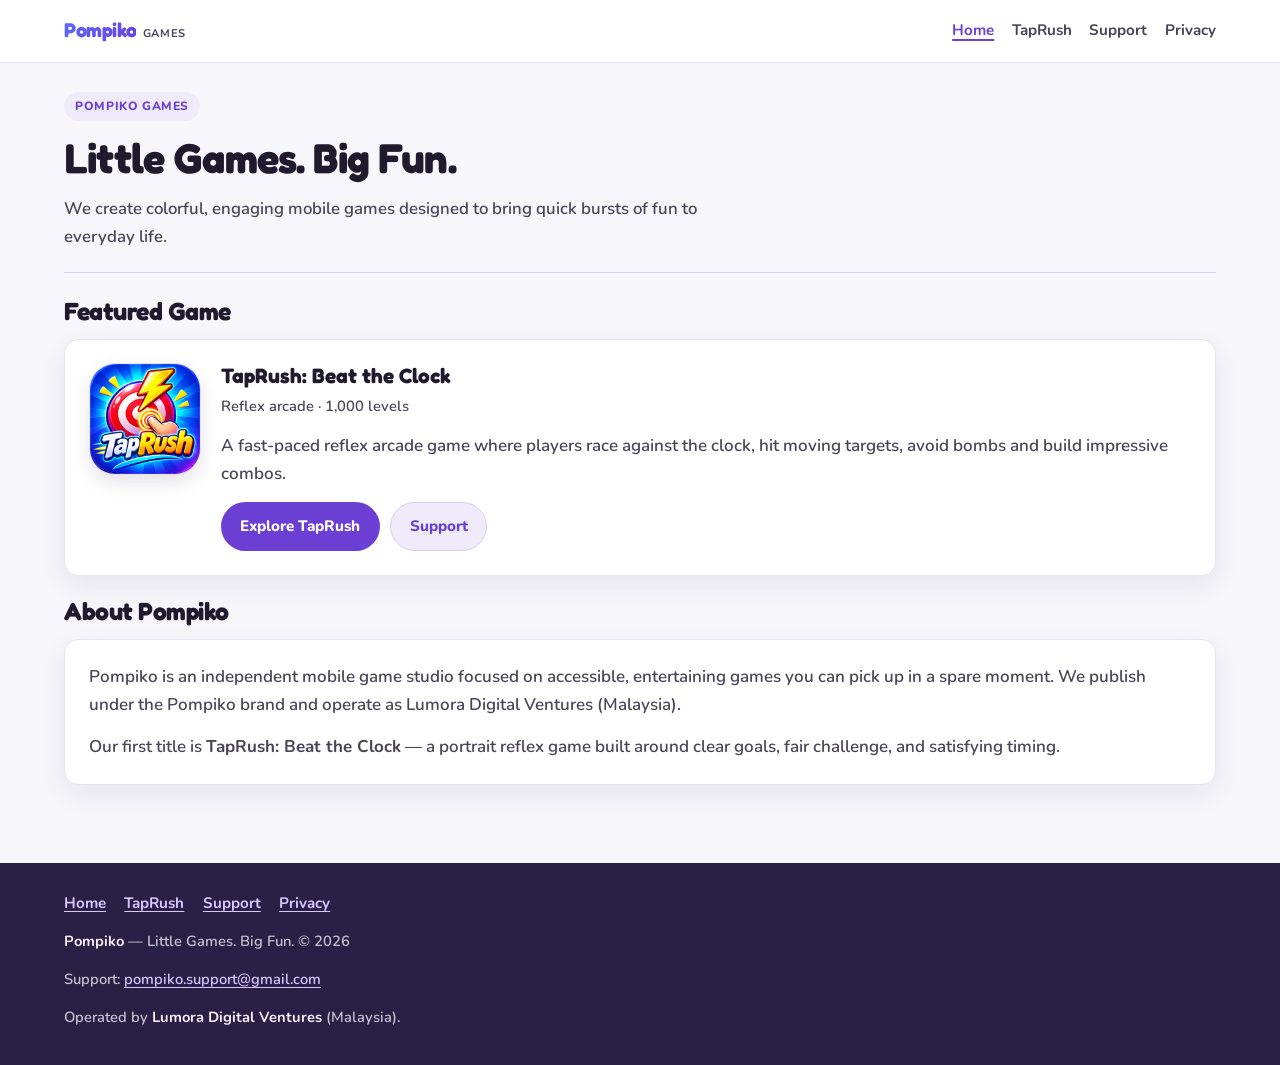
<file: index.html>
<!doctype html>
<html lang="en" data-root="./">
  <head>
    <meta charset="utf-8" />
    <meta name="viewport" content="width=device-width, initial-scale=1" />
    <title>Pompiko Games — Little Games. Big Fun.</title>
    <meta
      name="description"
      content="Pompiko is an independent mobile game studio creating colorful, engaging games. Featured title: TapRush: Beat the Clock."
    />
    <meta name="theme-color" content="#6b3fd4" />
    <link rel="canonical" href="https://lpkpuikee.github.io/pompiko-website/" />
    <link rel="icon" type="image/png" href="./assets/img/favicon-48.png" />
    <link rel="apple-touch-icon" href="./assets/img/taprush-icon-180.png" />
    <meta property="og:type" content="website" />
    <meta property="og:site_name" content="Pompiko" />
    <meta property="og:url" content="https://lpkpuikee.github.io/pompiko-website/" />
    <meta property="og:title" content="Pompiko Games — Little Games. Big Fun." />
    <meta
      property="og:description"
      content="Independent mobile games with quick bursts of fun. Featured: TapRush: Beat the Clock."
    />
    <meta
      property="og:image"
      content="https://lpkpuikee.github.io/pompiko-website/assets/img/taprush-icon-512.png"
    />
    <meta name="twitter:card" content="summary" />
    <meta name="twitter:title" content="Pompiko Games — Little Games. Big Fun." />
    <meta
      name="twitter:description"
      content="Independent mobile games with quick bursts of fun. Featured: TapRush: Beat the Clock."
    />
    <meta
      name="twitter:image"
      content="https://lpkpuikee.github.io/pompiko-website/assets/img/taprush-icon-512.png"
    />
    <link rel="stylesheet" href="./assets/css/site.css" />
  </head>
  <body>
    <a class="skip-link" href="#main">Skip to content</a>
    <header class="site-header">
      <div class="site-header__inner">
        <a class="brand" href="./" aria-current="page">
          <span class="brand__mark">Pompiko</span>
          <span class="brand__tag">Games</span>
        </a>
        <button
          class="nav-toggle"
          type="button"
          aria-expanded="false"
          aria-controls="primary-nav"
          aria-label="Menu"
        >
          Menu
        </button>
        <nav class="nav" id="primary-nav" aria-label="Primary">
          <a href="./" aria-current="page">Home</a>
          <a href="./taprush/">TapRush</a>
          <a href="./taprush/support/">Support</a>
          <a href="./taprush/privacy/">Privacy</a>
        </nav>
      </div>
    </header>

    <main id="main" class="wrap">
      <header class="page-hero">
        <p class="eyebrow">Pompiko Games</p>
        <h1>Little Games. Big Fun.</h1>
        <p class="lede">
          We create colorful, engaging mobile games designed to bring quick bursts of fun to
          everyday life.
        </p>
      </header>

      <section class="section" aria-labelledby="featured-heading">
        <h2 class="section-title" id="featured-heading">Featured Game</h2>
        <article class="card game-card">
          <img
            class="game-card__icon"
            src="./assets/img/taprush-icon-180.png"
            width="180"
            height="180"
            alt="TapRush app icon"
          />
          <div>
            <h2>TapRush: Beat the Clock</h2>
            <p class="meta-line">Reflex arcade · 1,000 levels</p>
            <p>
              A fast-paced reflex arcade game where players race against the clock, hit moving
              targets, avoid bombs and build impressive combos.
            </p>
            <div class="actions">
              <a class="btn btn--primary" href="./taprush/">Explore TapRush</a>
              <a class="btn btn--secondary" href="./taprush/support/">Support</a>
            </div>
          </div>
        </article>
      </section>

      <section class="section" aria-labelledby="about-heading">
        <h2 class="section-title" id="about-heading">About Pompiko</h2>
        <div class="card">
          <p>
            Pompiko is an independent mobile game studio focused on accessible, entertaining
            games you can pick up in a spare moment. We publish under the Pompiko brand and operate
            as Lumora Digital Ventures (Malaysia).
          </p>
          <p>
            Our first title is <strong>TapRush: Beat the Clock</strong> — a portrait reflex game
            built around clear goals, fair challenge, and satisfying timing.
          </p>
        </div>
      </section>
    </main>

    <footer class="site-footer">
      <div class="site-footer__inner">
        <nav aria-label="Footer">
          <a href="./">Home</a>
          <a href="./taprush/">TapRush</a>
          <a href="./taprush/support/">Support</a>
          <a href="./taprush/privacy/">Privacy</a>
        </nav>
        <p>
          <strong>Pompiko</strong> — Little Games. Big Fun.
          <span class="muted">© <span id="year">2026</span></span>
        </p>
        <p class="muted">
          Support:
          <a href="mailto:pompiko.support@gmail.com">pompiko.support@gmail.com</a>
        </p>
        <p class="muted">
          Operated by <strong>Lumora Digital Ventures</strong> (Malaysia).
        </p>
      </div>
    </footer>
    <script src="./assets/js/site.js" defer></script>
  </body>
</html>
</file>
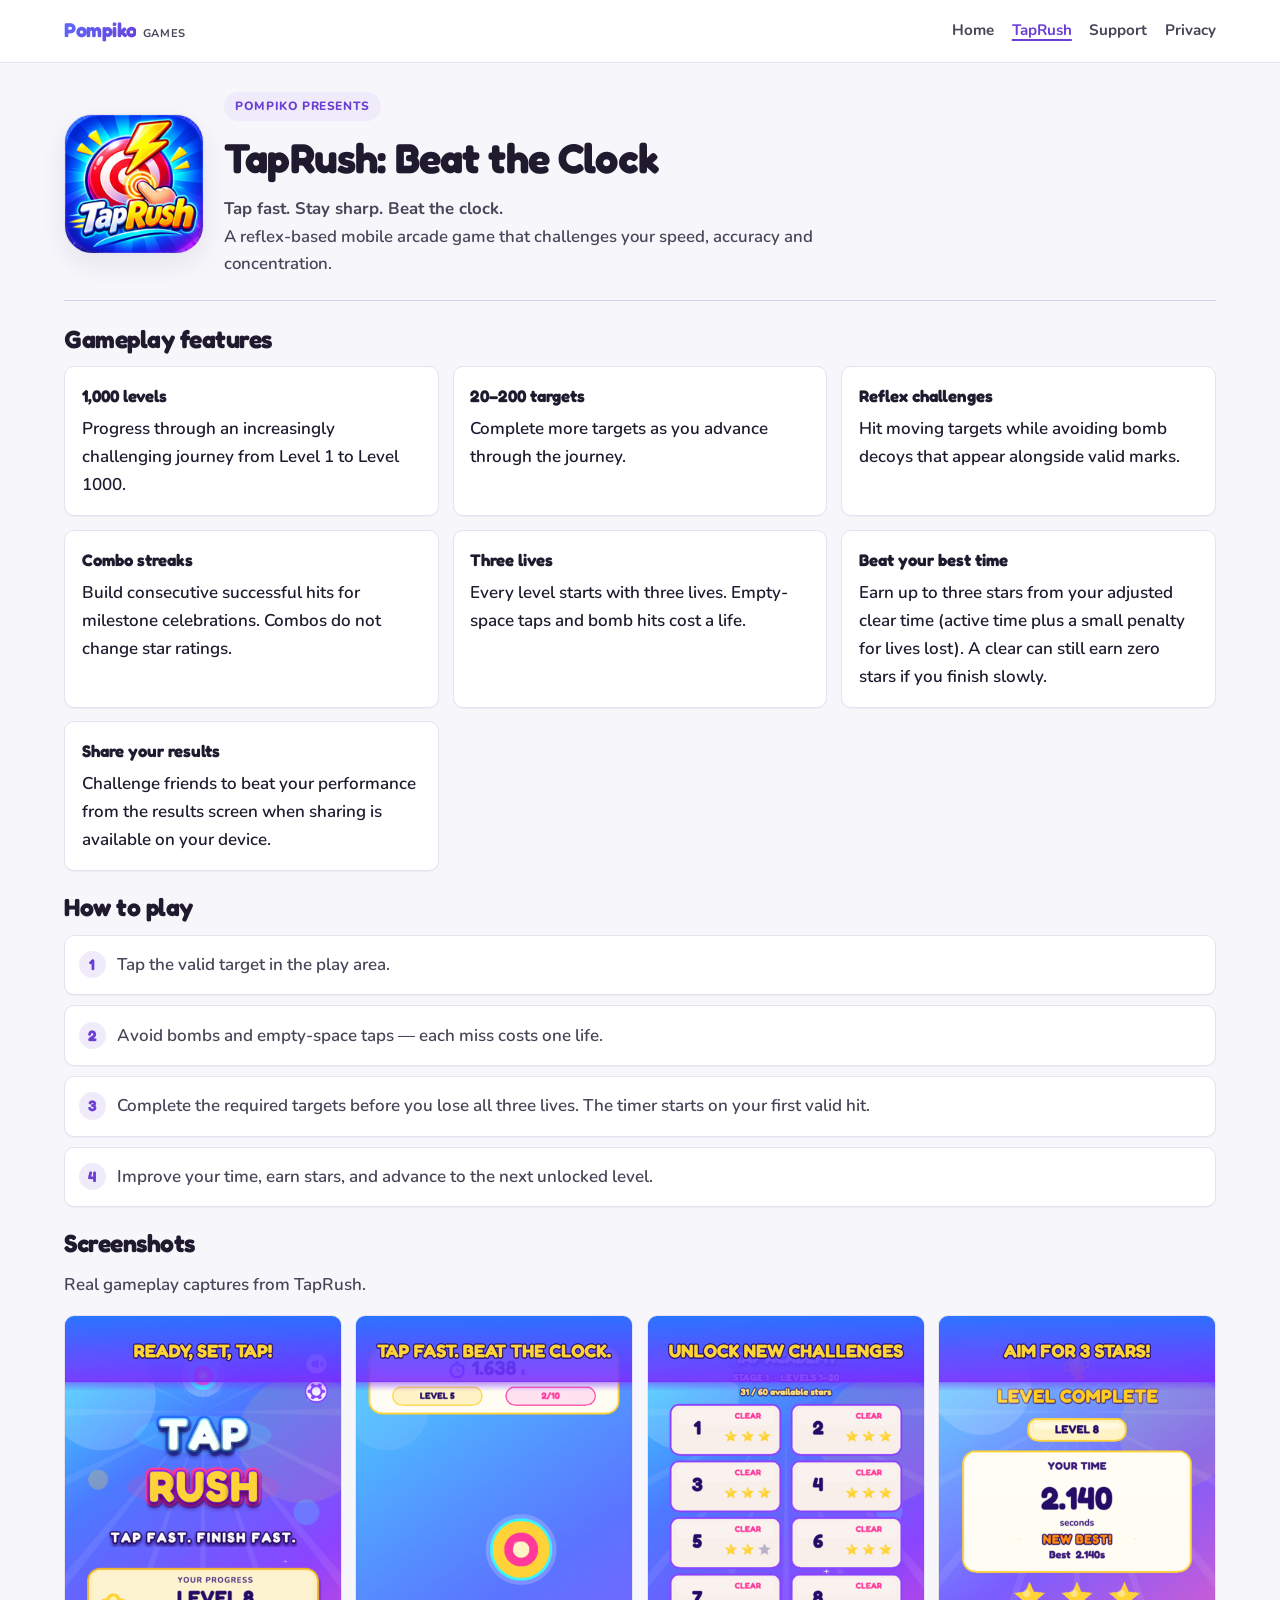
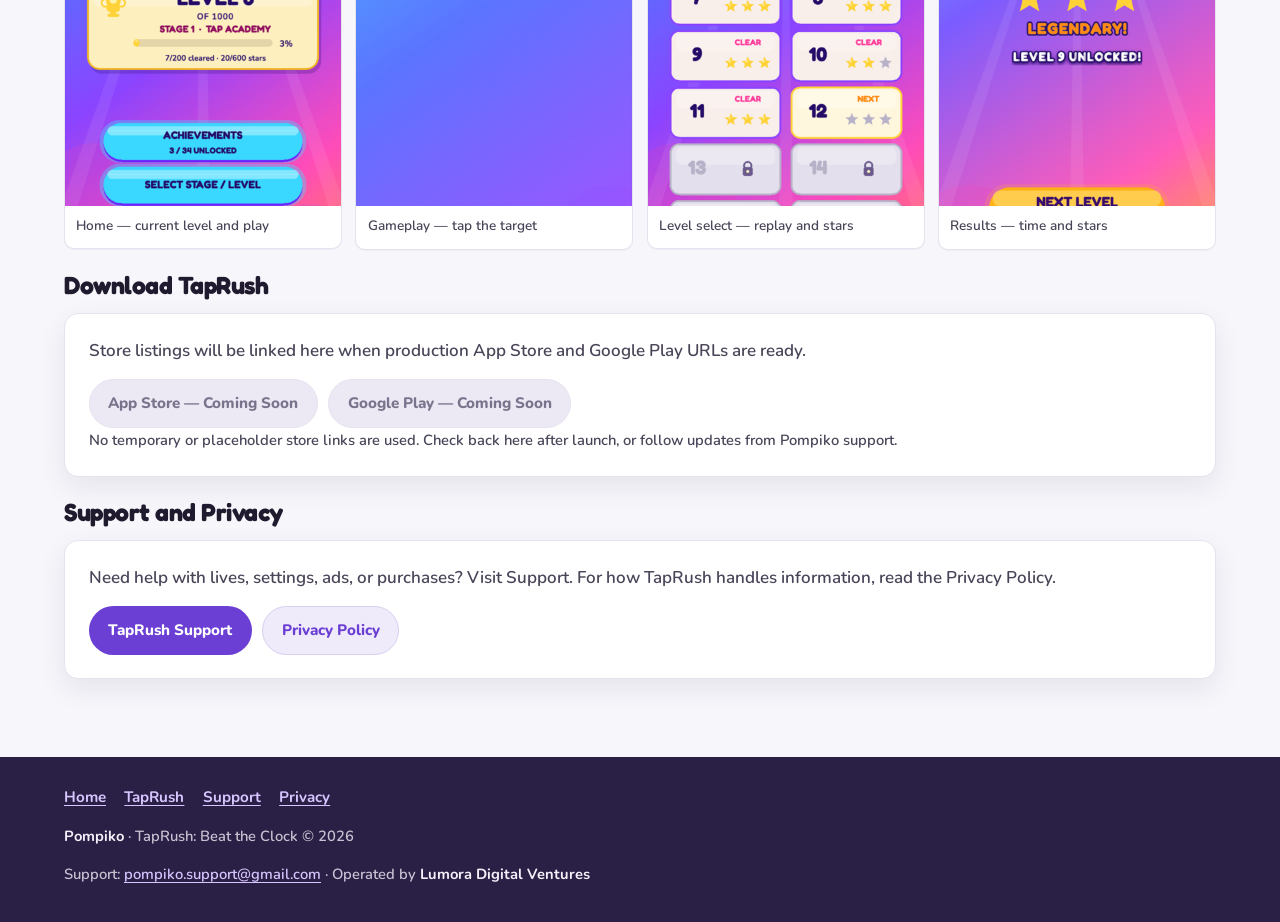
<file: taprush/index.html>
<!doctype html>
<html lang="en" data-root="../">
  <head>
    <meta charset="utf-8" />
    <meta name="viewport" content="width=device-width, initial-scale=1" />
    <title>TapRush: Beat the Clock | Pompiko</title>
    <meta
      name="description"
      content="TapRush: Beat the Clock — a reflex arcade game with 1,000 levels, bombs to avoid, combo streaks, three lives, and star ratings. By Pompiko."
    />
    <meta name="theme-color" content="#6b3fd4" />
    <link rel="canonical" href="https://lpkpuikee.github.io/pompiko-website/taprush/" />
    <link rel="icon" type="image/png" href="../assets/img/favicon-48.png" />
    <link rel="apple-touch-icon" href="../assets/img/taprush-icon-180.png" />
    <meta property="og:type" content="website" />
    <meta property="og:site_name" content="Pompiko" />
    <meta property="og:url" content="https://lpkpuikee.github.io/pompiko-website/taprush/" />
    <meta property="og:title" content="TapRush: Beat the Clock | Pompiko" />
    <meta
      property="og:description"
      content="Tap fast. Stay sharp. Beat the clock. A reflex arcade game with 1,000 levels from Pompiko."
    />
    <meta
      property="og:image"
      content="https://lpkpuikee.github.io/pompiko-website/assets/img/taprush-icon-512.png"
    />
    <meta name="twitter:card" content="summary_large_image" />
    <meta name="twitter:title" content="TapRush: Beat the Clock | Pompiko" />
    <meta
      name="twitter:description"
      content="Tap fast. Stay sharp. Beat the clock. A reflex arcade game with 1,000 levels from Pompiko."
    />
    <meta
      name="twitter:image"
      content="https://lpkpuikee.github.io/pompiko-website/assets/img/taprush-icon-512.png"
    />
    <link rel="stylesheet" href="../assets/css/site.css" />
  </head>
  <body>
    <a class="skip-link" href="#main">Skip to content</a>
    <header class="site-header">
      <div class="site-header__inner">
        <a class="brand" href="../">
          <span class="brand__mark">Pompiko</span>
          <span class="brand__tag">Games</span>
        </a>
        <button
          class="nav-toggle"
          type="button"
          aria-expanded="false"
          aria-controls="primary-nav"
          aria-label="Menu"
        >
          Menu
        </button>
        <nav class="nav" id="primary-nav" aria-label="Primary">
          <a href="../">Home</a>
          <a href="./" aria-current="page">TapRush</a>
          <a href="./support/">Support</a>
          <a href="./privacy/">Privacy</a>
        </nav>
      </div>
    </header>

    <main id="main" class="wrap">
      <header class="page-hero hero-brand">
        <img
          class="hero-brand__icon"
          src="../assets/img/taprush-icon-180.png"
          width="180"
          height="180"
          alt="TapRush app icon"
        />
        <div>
          <p class="eyebrow">Pompiko presents</p>
          <h1>TapRush: Beat the Clock</h1>
          <p class="lede">
            <strong>Tap fast. Stay sharp. Beat the clock.</strong><br />
            A reflex-based mobile arcade game that challenges your speed, accuracy and
            concentration.
          </p>
        </div>
      </header>

      <section class="section" aria-labelledby="features-heading">
        <h2 class="section-title" id="features-heading">Gameplay features</h2>
        <ul class="feature-grid">
          <li>
            <strong>1,000 levels</strong>
            Progress through an increasingly challenging journey from Level 1 to Level 1000.
          </li>
          <li>
            <strong>20–200 targets</strong>
            Complete more targets as you advance through the journey.
          </li>
          <li>
            <strong>Reflex challenges</strong>
            Hit moving targets while avoiding bomb decoys that appear alongside valid marks.
          </li>
          <li>
            <strong>Combo streaks</strong>
            Build consecutive successful hits for milestone celebrations. Combos do not change
            star ratings.
          </li>
          <li>
            <strong>Three lives</strong>
            Every level starts with three lives. Empty-space taps and bomb hits cost a life.
          </li>
          <li>
            <strong>Beat your best time</strong>
            Earn up to three stars from your adjusted clear time (active time plus a small penalty
            for lives lost). A clear can still earn zero stars if you finish slowly.
          </li>
          <li>
            <strong>Share your results</strong>
            Challenge friends to beat your performance from the results screen when sharing is
            available on your device.
          </li>
        </ul>
      </section>

      <section class="section" aria-labelledby="how-heading">
        <h2 class="section-title" id="how-heading">How to play</h2>
        <ol class="steps">
          <li>Tap the valid target in the play area.</li>
          <li>Avoid bombs and empty-space taps — each miss costs one life.</li>
          <li>
            Complete the required targets before you lose all three lives. The timer starts on
            your first valid hit.
          </li>
          <li>Improve your time, earn stars, and advance to the next unlocked level.</li>
        </ol>
      </section>

      <section class="section" aria-labelledby="shots-heading">
        <h2 class="section-title" id="shots-heading">Screenshots</h2>
        <p class="section-intro">Real gameplay captures from TapRush.</p>
        <ul class="shot-gallery">
          <li>
            <figure>
              <img
                src="../assets/img/screenshots/01-home.png"
                width="450"
                height="800"
                loading="lazy"
                alt="TapRush home screen showing the current level and Play button"
              />
              <figcaption>Home — current level and play</figcaption>
            </figure>
          </li>
          <li>
            <figure>
              <img
                src="../assets/img/screenshots/02-gameplay.png"
                width="450"
                height="800"
                loading="lazy"
                alt="TapRush gameplay with a target in the play area"
              />
              <figcaption>Gameplay — tap the target</figcaption>
            </figure>
          </li>
          <li>
            <figure>
              <img
                src="../assets/img/screenshots/03-level-select.png"
                width="450"
                height="800"
                loading="lazy"
                alt="TapRush level select list with stars and best times"
              />
              <figcaption>Level select — replay and stars</figcaption>
            </figure>
          </li>
          <li>
            <figure>
              <img
                src="../assets/img/screenshots/04-results.png"
                width="450"
                height="800"
                loading="lazy"
                alt="TapRush results screen with time and star rating"
              />
              <figcaption>Results — time and stars</figcaption>
            </figure>
          </li>
        </ul>
      </section>

      <section class="section" aria-labelledby="download-heading">
        <h2 class="section-title" id="download-heading">Download TapRush</h2>
        <div class="card">
          <p>
            Store listings will be linked here when production App Store and Google Play URLs are
            ready.
          </p>
          <div class="actions">
            <span class="btn btn--disabled" aria-disabled="true">App Store — Coming Soon</span>
            <span class="btn btn--disabled" aria-disabled="true">Google Play — Coming Soon</span>
          </div>
          <p class="store-note">
            No temporary or placeholder store links are used. Check back here after launch, or
            follow updates from Pompiko support.
          </p>
        </div>
      </section>

      <section class="section" aria-labelledby="help-heading">
        <h2 class="section-title" id="help-heading">Support and Privacy</h2>
        <div class="card">
          <p>
            Need help with lives, settings, ads, or purchases? Visit Support. For how TapRush
            handles information, read the Privacy Policy.
          </p>
          <div class="actions">
            <a class="btn btn--primary" href="./support/">TapRush Support</a>
            <a class="btn btn--secondary" href="./privacy/">Privacy Policy</a>
          </div>
        </div>
      </section>
    </main>

    <footer class="site-footer">
      <div class="site-footer__inner">
        <nav aria-label="Footer">
          <a href="../">Home</a>
          <a href="./">TapRush</a>
          <a href="./support/">Support</a>
          <a href="./privacy/">Privacy</a>
        </nav>
        <p>
          <strong>Pompiko</strong> · TapRush: Beat the Clock
          <span class="muted">© <span id="year">2026</span></span>
        </p>
        <p class="muted">
          Support:
          <a href="mailto:pompiko.support@gmail.com">pompiko.support@gmail.com</a>
          · Operated by <strong>Lumora Digital Ventures</strong>
        </p>
      </div>
    </footer>
    <script src="../assets/js/site.js" defer></script>
  </body>
</html>
</file>
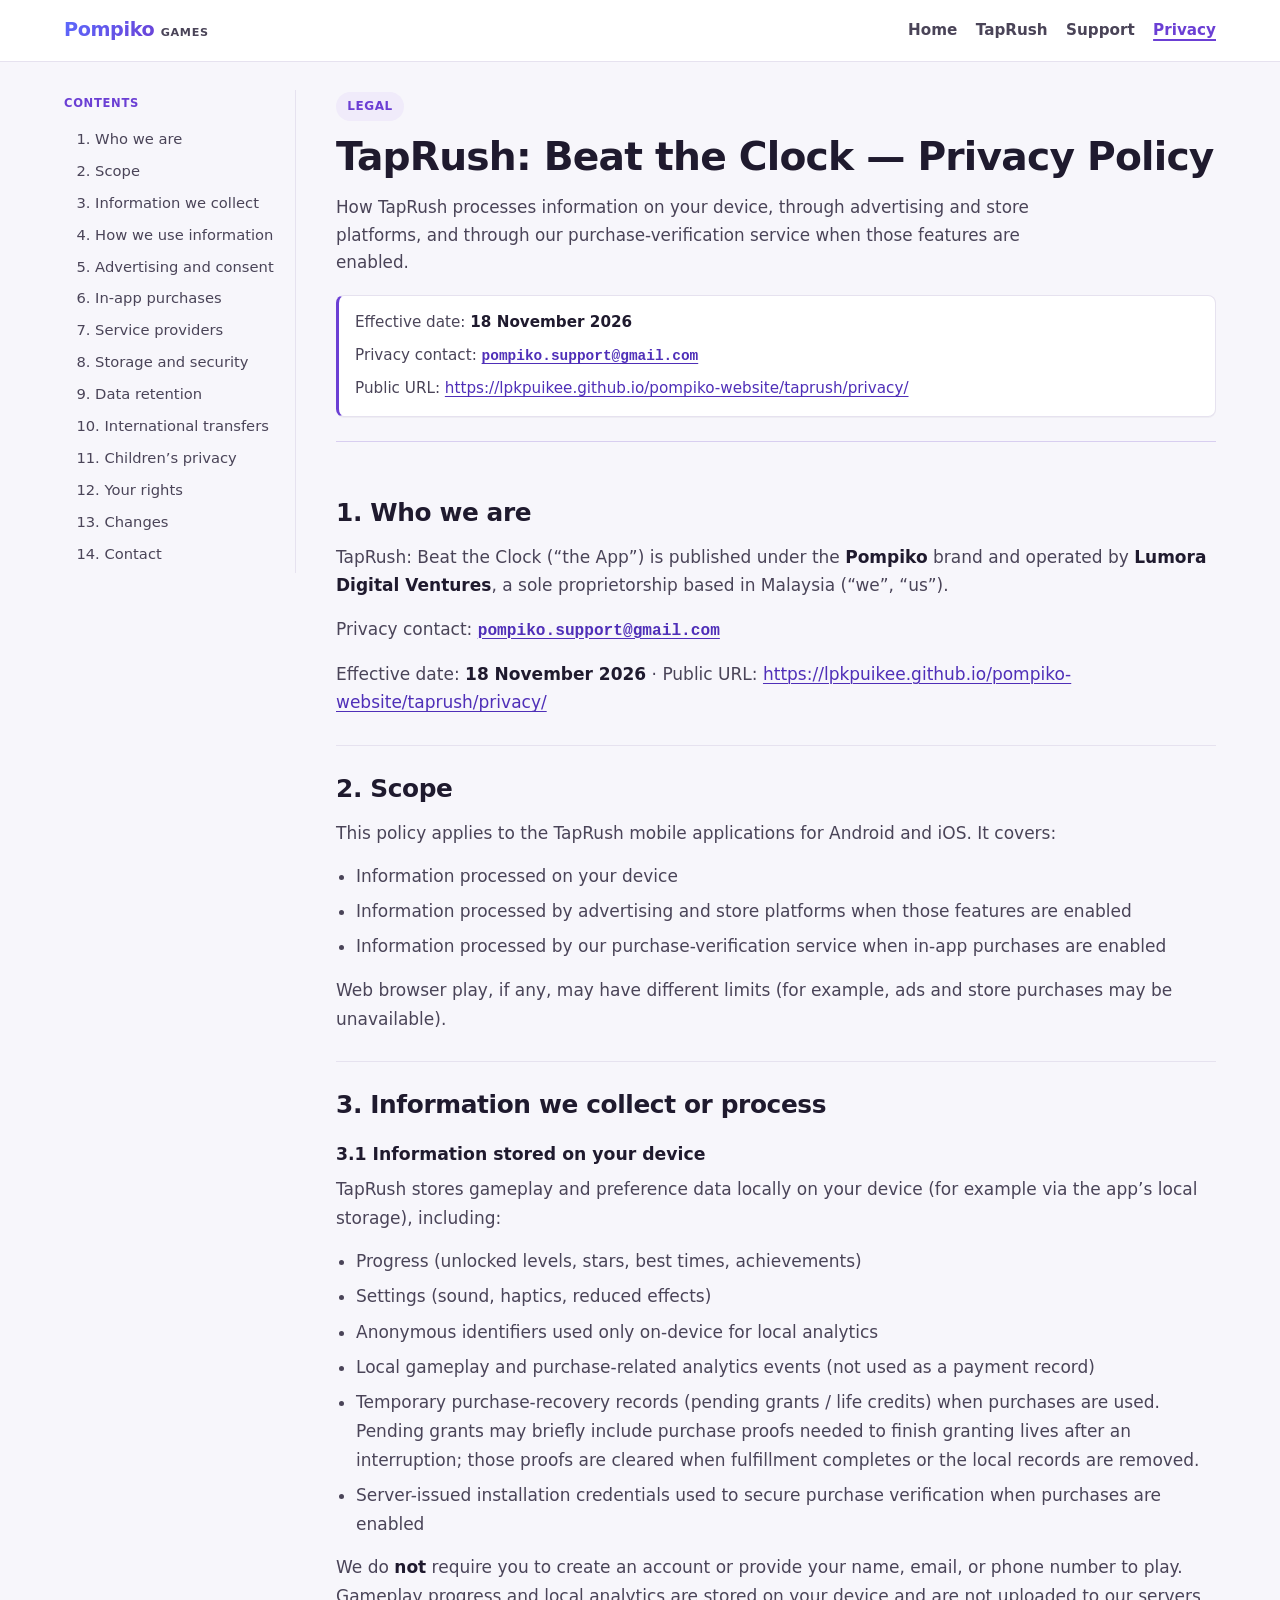
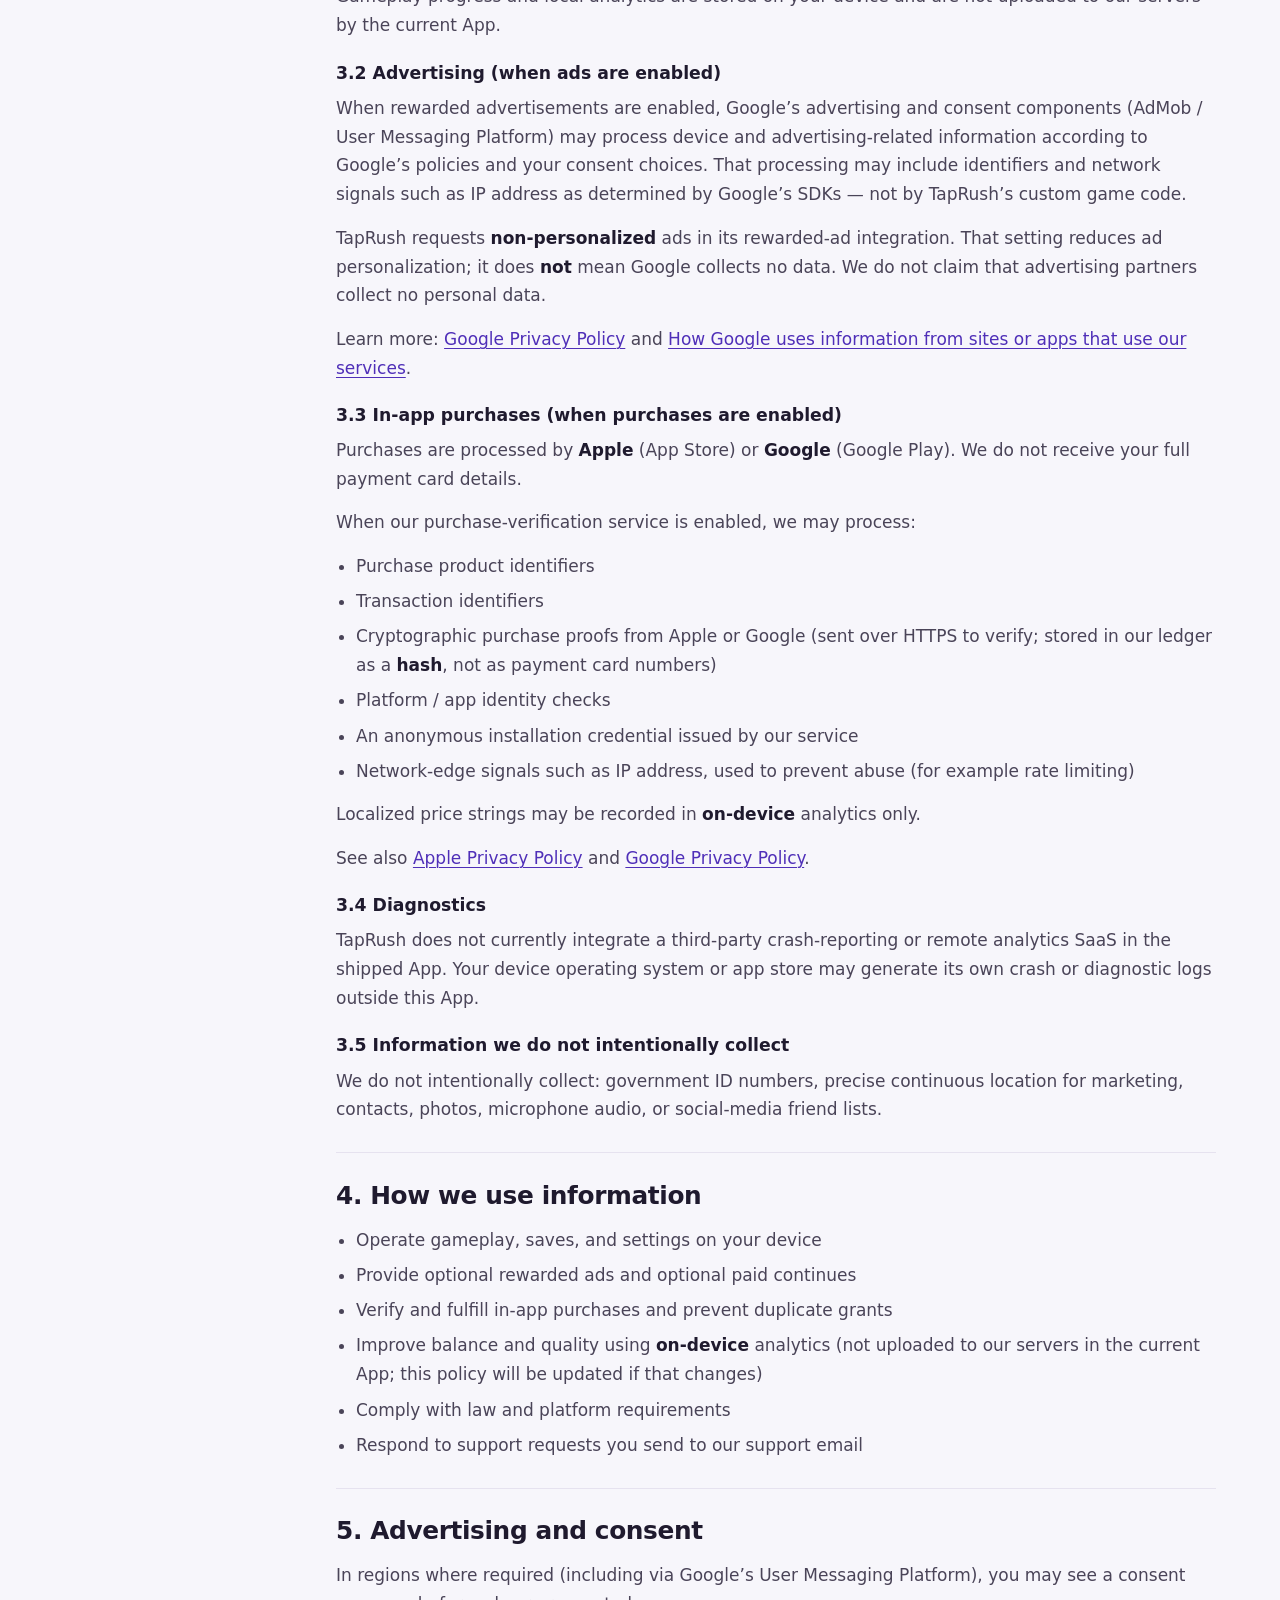
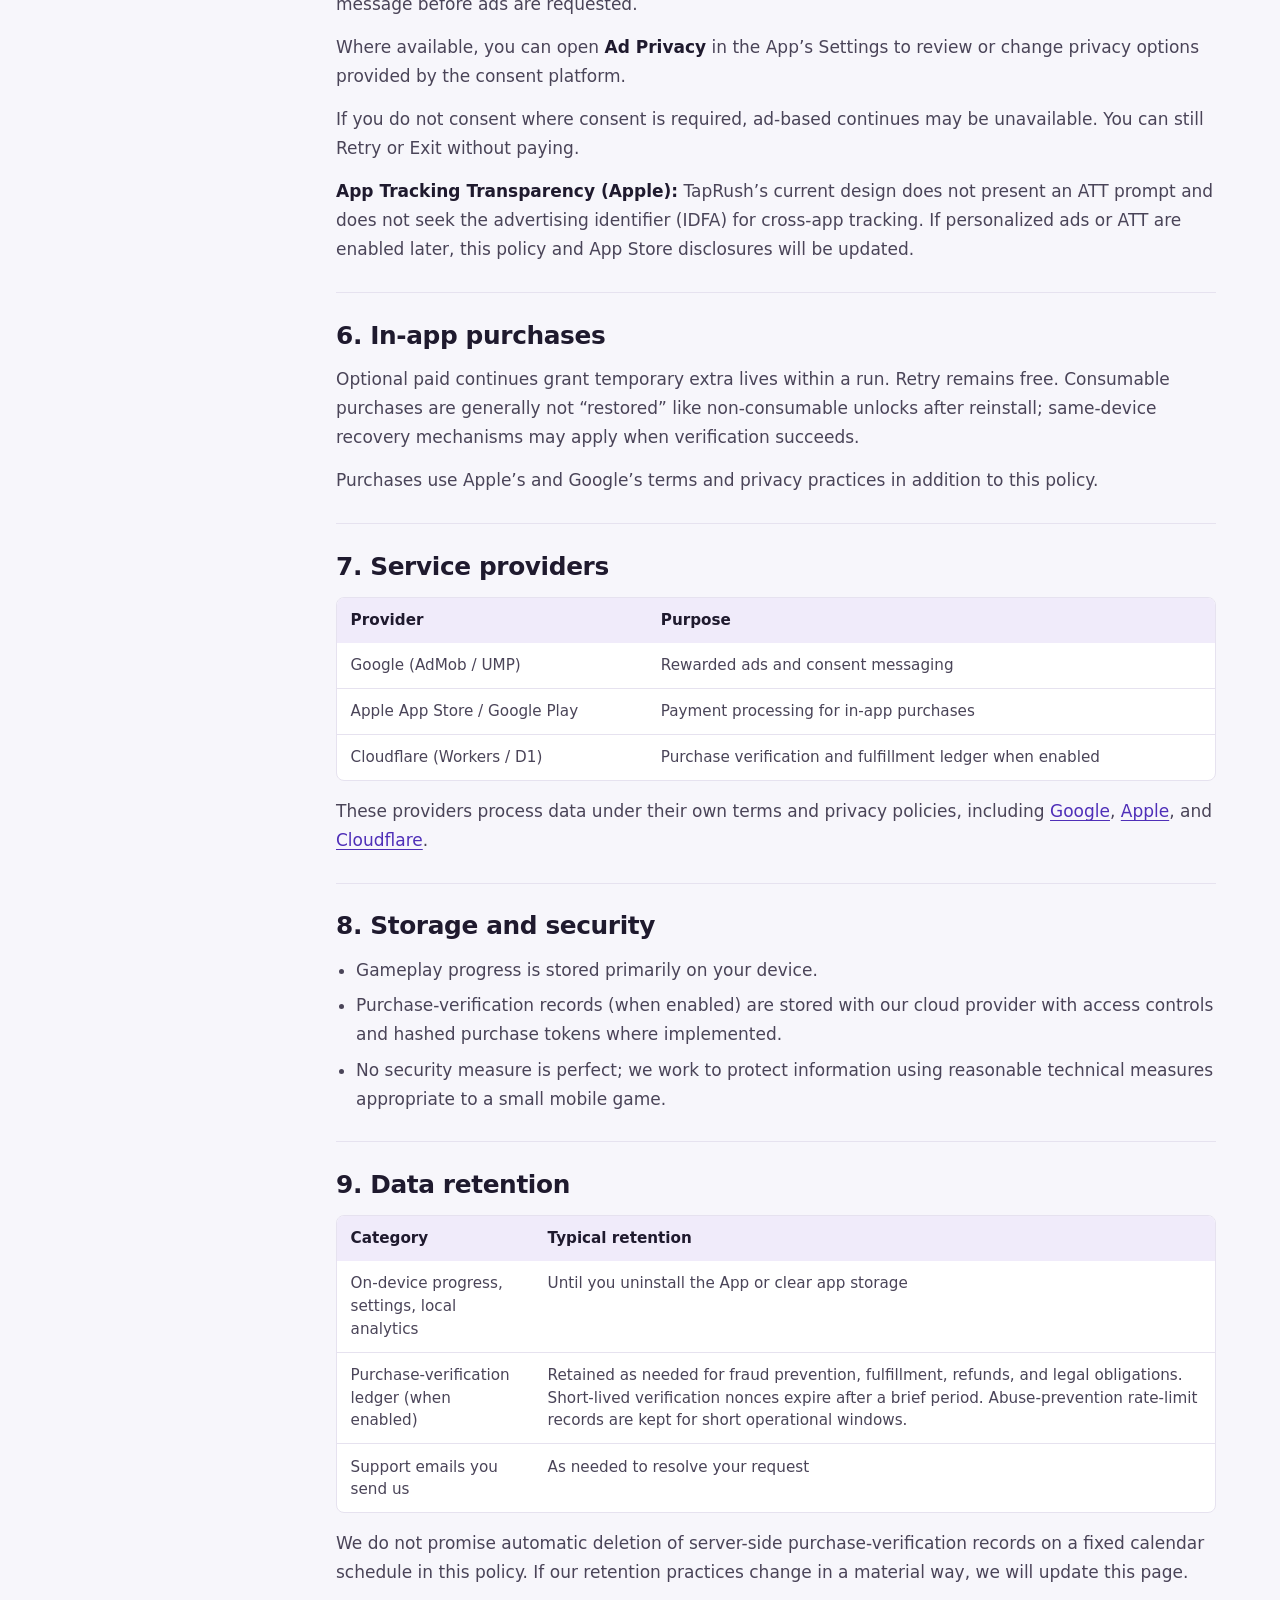
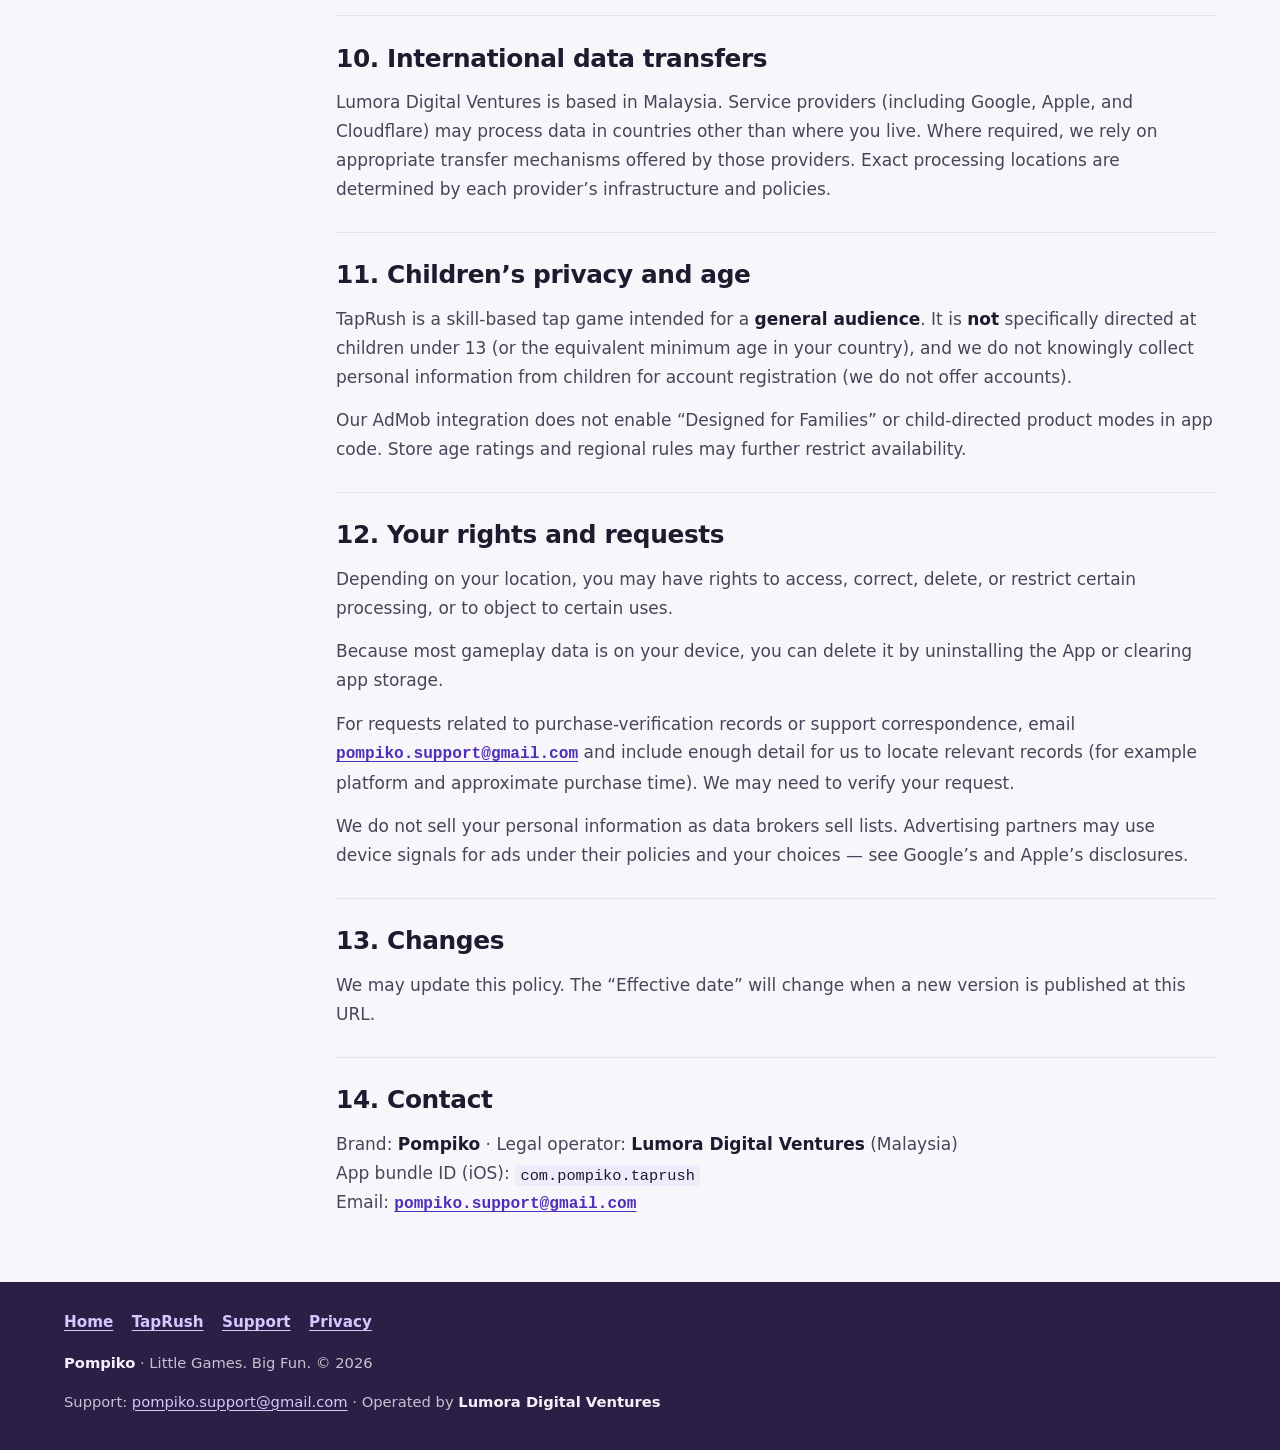
<file: taprush/privacy/index.html>
<!doctype html>
<html lang="en" data-root="../../">
  <head>
    <meta charset="utf-8" />
    <meta name="viewport" content="width=device-width, initial-scale=1" />
    <title>TapRush Privacy Policy | Pompiko</title>
    <meta
      name="description"
      content="Privacy Policy for TapRush: Beat the Clock — how Pompiko and Lumora Digital Ventures process information."
    />
    <meta name="theme-color" content="#6b3fd4" />
    <link rel="canonical" href="https://lpkpuikee.github.io/pompiko-website/taprush/privacy/" />
    <link rel="icon" type="image/png" href="../../assets/img/favicon-48.png" />
    <link rel="apple-touch-icon" href="../../assets/img/taprush-icon-180.png" />
    <meta property="og:type" content="website" />
    <meta property="og:title" content="TapRush Privacy Policy | Pompiko" />
    <meta
      property="og:description"
      content="Privacy disclosures for TapRush: Beat the Clock by Pompiko."
    />
    <meta property="og:image" content="https://lpkpuikee.github.io/pompiko-website/assets/img/taprush-icon-512.png" />
    <meta name="twitter:card" content="summary" />
    <link rel="stylesheet" href="../../assets/css/privacy.css" />
  </head>
  <body class="page-privacy">
    <a class="skip-link" href="#main">Skip to content</a>
    <header class="site-header">
      <div class="site-header__inner">
        <a class="brand" href="../../">
          <span class="brand__mark">Pompiko</span>
          <span class="brand__tag">Games</span>
        </a>
        <button
          class="nav-toggle"
          type="button"
          aria-expanded="false"
          aria-controls="primary-nav"
          aria-label="Menu"
        >
          Menu
        </button>
        <nav class="nav" id="primary-nav" aria-label="Primary">
          <a href="../../">Home</a>
          <a href="../">TapRush</a>
          <a href="../support/">Support</a>
          <a href="./" aria-current="page">Privacy</a>
        </nav>
      </div>
    </header>

    <main id="main" class="privacy-main">
      <div class="privacy-layout">
        <details class="privacy-toc-mobile">
          <summary>On this page</summary>
          <nav aria-label="Privacy policy sections">
            <a href="#who-we-are">1. Who we are</a>
            <a href="#scope">2. Scope</a>
            <a href="#information-we-collect">3. Information we collect or process</a>
            <a href="#how-we-use-information">4. How we use information</a>
            <a href="#advertising-and-consent">5. Advertising and consent</a>
            <a href="#in-app-purchases">6. In-app purchases</a>
            <a href="#service-providers">7. Service providers</a>
            <a href="#storage-and-security">8. Storage and security</a>
            <a href="#data-retention">9. Data retention</a>
            <a href="#international-data-transfers">10. International data transfers</a>
            <a href="#childrens-privacy-and-age">11. Children’s privacy and age</a>
            <a href="#your-rights-and-requests">12. Your rights and requests</a>
            <a href="#changes">13. Changes</a>
            <a href="#contact">14. Contact</a>
          </nav>
        </details>

        <aside class="privacy-toc" aria-label="Table of contents">
          <p class="privacy-toc__label">Contents</p>
          <nav aria-label="Privacy policy sections">
            <a href="#who-we-are">1. Who we are</a>
            <a href="#scope">2. Scope</a>
            <a href="#information-we-collect">3. Information we collect</a>
            <a href="#how-we-use-information">4. How we use information</a>
            <a href="#advertising-and-consent">5. Advertising and consent</a>
            <a href="#in-app-purchases">6. In-app purchases</a>
            <a href="#service-providers">7. Service providers</a>
            <a href="#storage-and-security">8. Storage and security</a>
            <a href="#data-retention">9. Data retention</a>
            <a href="#international-data-transfers">10. International transfers</a>
            <a href="#childrens-privacy-and-age">11. Children’s privacy</a>
            <a href="#your-rights-and-requests">12. Your rights</a>
            <a href="#changes">13. Changes</a>
            <a href="#contact">14. Contact</a>
          </nav>
        </aside>

        <article class="privacy-doc" aria-labelledby="policy-heading">
          <header class="privacy-doc__intro">
            <p class="privacy-eyebrow">Legal</p>
            <h1 id="policy-heading">TapRush: Beat the Clock — Privacy Policy</h1>
            <p class="privacy-lede">
              How TapRush processes information on your device, through advertising and store
              platforms, and through our purchase-verification service when those features are
              enabled.
            </p>
            <div class="privacy-meta">
              <div>
                Effective date: <strong>18 November 2026</strong>
              </div>
              <div>
                Privacy contact:
                <a class="contact-email" href="mailto:pompiko.support@gmail.com"
                  >pompiko.support@gmail.com</a
                >
              </div>
              <div>
                Public URL:
                <a href="https://lpkpuikee.github.io/pompiko-website/taprush/privacy/"
                  >https://lpkpuikee.github.io/pompiko-website/taprush/privacy/</a
                >
              </div>
            </div>
          </header>

          <section class="privacy-section" id="who-we-are" aria-labelledby="who-we-are-heading">
            <h2 id="who-we-are-heading">1. Who we are</h2>
            <p>
              TapRush: Beat the Clock (“the App”) is published under the
              <strong>Pompiko</strong> brand and operated by
              <strong>Lumora Digital Ventures</strong>, a sole proprietorship based in Malaysia
              (“we”, “us”).
            </p>
            <p>
              Privacy contact:
              <a class="contact-email" href="mailto:pompiko.support@gmail.com"
                >pompiko.support@gmail.com</a
              >
            </p>
            <p>
              Effective date: <strong>18 November 2026</strong> · Public URL:
              <a href="https://lpkpuikee.github.io/pompiko-website/taprush/privacy/"
                >https://lpkpuikee.github.io/pompiko-website/taprush/privacy/</a
              >
            </p>
          </section>

          <section class="privacy-section" id="scope" aria-labelledby="scope-heading">
            <h2 id="scope-heading">2. Scope</h2>
            <p>This policy applies to the TapRush mobile applications for Android and iOS. It covers:</p>
            <ul>
              <li>Information processed on your device</li>
              <li>
                Information processed by advertising and store platforms when those features are
                enabled
              </li>
              <li>
                Information processed by our purchase-verification service when in-app purchases are
                enabled
              </li>
            </ul>
            <p>
              Web browser play, if any, may have different limits (for example, ads and store purchases
              may be unavailable).
            </p>
          </section>

          <section
            class="privacy-section"
            id="information-we-collect"
            aria-labelledby="information-we-collect-heading"
          >
            <h2 id="information-we-collect-heading">3. Information we collect or process</h2>
            <h3>3.1 Information stored on your device</h3>
            <p>
              TapRush stores gameplay and preference data locally on your device (for example via the
              app’s local storage), including:
            </p>
            <ul>
              <li>Progress (unlocked levels, stars, best times, achievements)</li>
              <li>Settings (sound, haptics, reduced effects)</li>
              <li>Anonymous identifiers used only on-device for local analytics</li>
              <li>
                Local gameplay and purchase-related analytics events (not used as a payment record)
              </li>
              <li>
                Temporary purchase-recovery records (pending grants / life credits) when purchases are
                used. Pending grants may briefly include purchase proofs needed to finish granting
                lives after an interruption; those proofs are cleared when fulfillment completes or the
                local records are removed.
              </li>
              <li>
                Server-issued installation credentials used to secure purchase verification when
                purchases are enabled
              </li>
            </ul>
            <p>
              We do <strong>not</strong> require you to create an account or provide your name, email,
              or phone number to play. Gameplay progress and local analytics are stored on your device
              and are not uploaded to our servers by the current App.
            </p>

            <h3>3.2 Advertising (when ads are enabled)</h3>
            <p>
              When rewarded advertisements are enabled, Google’s advertising and consent components
              (AdMob / User Messaging Platform) may process device and advertising-related information
              according to Google’s policies and your consent choices. That processing may include
              identifiers and network signals such as IP address as determined by Google’s SDKs — not
              by TapRush’s custom game code.
            </p>
            <p>
              TapRush requests <strong>non-personalized</strong> ads in its rewarded-ad integration.
              That setting reduces ad personalization; it does <strong>not</strong> mean Google
              collects no data. We do not claim that advertising partners collect no personal data.
            </p>
            <p>
              Learn more:
              <a href="https://policies.google.com/privacy" rel="noopener noreferrer" target="_blank"
                >Google Privacy Policy</a
              >
              and
              <a
                href="https://policies.google.com/technologies/ads"
                rel="noopener noreferrer"
                target="_blank"
                >How Google uses information from sites or apps that use our services</a
              >.
            </p>

            <h3>3.3 In-app purchases (when purchases are enabled)</h3>
            <p>
              Purchases are processed by <strong>Apple</strong> (App Store) or
              <strong>Google</strong> (Google Play). We do not receive your full payment card details.
            </p>
            <p>When our purchase-verification service is enabled, we may process:</p>
            <ul>
              <li>Purchase product identifiers</li>
              <li>Transaction identifiers</li>
              <li>
                Cryptographic purchase proofs from Apple or Google (sent over HTTPS to verify; stored
                in our ledger as a <strong>hash</strong>, not as payment card numbers)
              </li>
              <li>Platform / app identity checks</li>
              <li>An anonymous installation credential issued by our service</li>
              <li>
                Network-edge signals such as IP address, used to prevent abuse (for example rate
                limiting)
              </li>
            </ul>
            <p>
              Localized price strings may be recorded in <strong>on-device</strong> analytics only.
            </p>
            <p>
              See also
              <a href="https://www.apple.com/legal/privacy/" rel="noopener noreferrer" target="_blank"
                >Apple Privacy Policy</a
              >
              and
              <a href="https://policies.google.com/privacy" rel="noopener noreferrer" target="_blank"
                >Google Privacy Policy</a
              >.
            </p>

            <h3>3.4 Diagnostics</h3>
            <p>
              TapRush does not currently integrate a third-party crash-reporting or remote analytics
              SaaS in the shipped App. Your device operating system or app store may generate its own
              crash or diagnostic logs outside this App.
            </p>

            <h3>3.5 Information we do not intentionally collect</h3>
            <p>
              We do not intentionally collect: government ID numbers, precise continuous location for
              marketing, contacts, photos, microphone audio, or social-media friend lists.
            </p>
          </section>

          <section
            class="privacy-section"
            id="how-we-use-information"
            aria-labelledby="how-we-use-information-heading"
          >
            <h2 id="how-we-use-information-heading">4. How we use information</h2>
            <ul>
              <li>Operate gameplay, saves, and settings on your device</li>
              <li>Provide optional rewarded ads and optional paid continues</li>
              <li>Verify and fulfill in-app purchases and prevent duplicate grants</li>
              <li>
                Improve balance and quality using <strong>on-device</strong> analytics (not uploaded to
                our servers in the current App; this policy will be updated if that changes)
              </li>
              <li>Comply with law and platform requirements</li>
              <li>Respond to support requests you send to our support email</li>
            </ul>
          </section>

          <section
            class="privacy-section"
            id="advertising-and-consent"
            aria-labelledby="advertising-and-consent-heading"
          >
            <h2 id="advertising-and-consent-heading">5. Advertising and consent</h2>
            <p>
              In regions where required (including via Google’s User Messaging Platform), you may see a
              consent message before ads are requested.
            </p>
            <p>
              Where available, you can open <strong>Ad Privacy</strong> in the App’s Settings to review
              or change privacy options provided by the consent platform.
            </p>
            <p>
              If you do not consent where consent is required, ad-based continues may be unavailable.
              You can still Retry or Exit without paying.
            </p>
            <p>
              <strong>App Tracking Transparency (Apple):</strong> TapRush’s current design does not
              present an ATT prompt and does not seek the advertising identifier (IDFA) for cross-app
              tracking. If personalized ads or ATT are enabled later, this policy and App Store
              disclosures will be updated.
            </p>
          </section>

          <section
            class="privacy-section"
            id="in-app-purchases"
            aria-labelledby="in-app-purchases-heading"
          >
            <h2 id="in-app-purchases-heading">6. In-app purchases</h2>
            <p>
              Optional paid continues grant temporary extra lives within a run. Retry remains free.
              Consumable purchases are generally not “restored” like non-consumable unlocks after
              reinstall; same-device recovery mechanisms may apply when verification succeeds.
            </p>
            <p>
              Purchases use Apple’s and Google’s terms and privacy practices in addition to this policy.
            </p>
          </section>

          <section
            class="privacy-section"
            id="service-providers"
            aria-labelledby="service-providers-heading"
          >
            <h2 id="service-providers-heading">7. Service providers</h2>
            <div class="table-wrap" role="region" aria-label="Service providers" tabindex="0">
              <table>
                <thead>
                  <tr>
                    <th scope="col">Provider</th>
                    <th scope="col">Purpose</th>
                  </tr>
                </thead>
                <tbody>
                  <tr>
                    <td>Google (AdMob / UMP)</td>
                    <td>Rewarded ads and consent messaging</td>
                  </tr>
                  <tr>
                    <td>Apple App Store / Google Play</td>
                    <td>Payment processing for in-app purchases</td>
                  </tr>
                  <tr>
                    <td>Cloudflare (Workers / D1)</td>
                    <td>Purchase verification and fulfillment ledger when enabled</td>
                  </tr>
                </tbody>
              </table>
            </div>
            <p>
              These providers process data under their own terms and privacy policies, including
              <a href="https://policies.google.com/privacy" rel="noopener noreferrer" target="_blank"
                >Google</a
              >,
              <a href="https://www.apple.com/legal/privacy/" rel="noopener noreferrer" target="_blank"
                >Apple</a
              >, and
              <a
                href="https://www.cloudflare.com/privacypolicy/"
                rel="noopener noreferrer"
                target="_blank"
                >Cloudflare</a
              >.
            </p>
          </section>

          <section
            class="privacy-section"
            id="storage-and-security"
            aria-labelledby="storage-and-security-heading"
          >
            <h2 id="storage-and-security-heading">8. Storage and security</h2>
            <ul>
              <li>Gameplay progress is stored primarily on your device.</li>
              <li>
                Purchase-verification records (when enabled) are stored with our cloud provider with
                access controls and hashed purchase tokens where implemented.
              </li>
              <li>
                No security measure is perfect; we work to protect information using reasonable
                technical measures appropriate to a small mobile game.
              </li>
            </ul>
          </section>

          <section
            class="privacy-section"
            id="data-retention"
            aria-labelledby="data-retention-heading"
          >
            <h2 id="data-retention-heading">9. Data retention</h2>
            <div class="table-wrap" role="region" aria-label="Data retention" tabindex="0">
              <table>
                <thead>
                  <tr>
                    <th scope="col">Category</th>
                    <th scope="col">Typical retention</th>
                  </tr>
                </thead>
                <tbody>
                  <tr>
                    <td>On-device progress, settings, local analytics</td>
                    <td>Until you uninstall the App or clear app storage</td>
                  </tr>
                  <tr>
                    <td>Purchase-verification ledger (when enabled)</td>
                    <td>
                      Retained as needed for fraud prevention, fulfillment, refunds, and legal
                      obligations. Short-lived verification nonces expire after a brief period.
                      Abuse-prevention rate-limit records are kept for short operational windows.
                    </td>
                  </tr>
                  <tr>
                    <td>Support emails you send us</td>
                    <td>As needed to resolve your request</td>
                  </tr>
                </tbody>
              </table>
            </div>
            <p>
              We do not promise automatic deletion of server-side purchase-verification records on a
              fixed calendar schedule in this policy. If our retention practices change in a material
              way, we will update this page.
            </p>
          </section>

          <section
            class="privacy-section"
            id="international-data-transfers"
            aria-labelledby="international-data-transfers-heading"
          >
            <h2 id="international-data-transfers-heading">10. International data transfers</h2>
            <p>
              Lumora Digital Ventures is based in Malaysia. Service providers (including Google, Apple,
              and Cloudflare) may process data in countries other than where you live. Where required,
              we rely on appropriate transfer mechanisms offered by those providers. Exact processing
              locations are determined by each provider’s infrastructure and policies.
            </p>
          </section>

          <section
            class="privacy-section"
            id="childrens-privacy-and-age"
            aria-labelledby="childrens-privacy-and-age-heading"
          >
            <h2 id="childrens-privacy-and-age-heading">11. Children’s privacy and age</h2>
            <p>
              TapRush is a skill-based tap game intended for a <strong>general audience</strong>. It is
              <strong>not</strong> specifically directed at children under 13 (or the equivalent
              minimum age in your country), and we do not knowingly collect personal information from
              children for account registration (we do not offer accounts).
            </p>
            <p>
              Our AdMob integration does not enable “Designed for Families” or child-directed product
              modes in app code. Store age ratings and regional rules may further restrict
              availability.
            </p>
          </section>

          <section
            class="privacy-section"
            id="your-rights-and-requests"
            aria-labelledby="your-rights-and-requests-heading"
          >
            <h2 id="your-rights-and-requests-heading">12. Your rights and requests</h2>
            <p>
              Depending on your location, you may have rights to access, correct, delete, or restrict
              certain processing, or to object to certain uses.
            </p>
            <p>
              Because most gameplay data is on your device, you can delete it by uninstalling the App
              or clearing app storage.
            </p>
            <p>
              For requests related to purchase-verification records or support correspondence, email
              <a class="contact-email" href="mailto:pompiko.support@gmail.com"
                >pompiko.support@gmail.com</a
              >
              and include enough detail for us to locate relevant records (for example platform and
              approximate purchase time). We may need to verify your request.
            </p>
            <p>
              We do not sell your personal information as data brokers sell lists. Advertising partners
              may use device signals for ads under their policies and your choices — see Google’s and
              Apple’s disclosures.
            </p>
          </section>

          <section class="privacy-section" id="changes" aria-labelledby="changes-heading">
            <h2 id="changes-heading">13. Changes</h2>
            <p>
              We may update this policy. The “Effective date” will change when a new version is
              published at this URL.
            </p>
          </section>

          <section class="privacy-section" id="contact" aria-labelledby="contact-heading">
            <h2 id="contact-heading">14. Contact</h2>
            <p>
              Brand: <strong>Pompiko</strong> · Legal operator:
              <strong>Lumora Digital Ventures</strong> (Malaysia)<br />
              App bundle ID (iOS): <code>com.pompiko.taprush</code><br />
              Email:
              <a class="contact-email" href="mailto:pompiko.support@gmail.com"
                >pompiko.support@gmail.com</a
              >
            </p>
          </section>
        </article>
      </div>
    </main>

    <footer class="site-footer">
      <div class="site-footer__inner">
        <nav aria-label="Footer">
          <a href="../../">Home</a>
          <a href="../">TapRush</a>
          <a href="../support/">Support</a>
          <a href="./">Privacy</a>
        </nav>
        <p>
          <strong>Pompiko</strong> · Little Games. Big Fun.
          <span class="muted">© <span id="year">2026</span></span>
        </p>
        <p class="muted">
          Support:
          <a href="mailto:pompiko.support@gmail.com">pompiko.support@gmail.com</a>
          · Operated by <strong>Lumora Digital Ventures</strong>
        </p>
      </div>
    </footer>
    <script src="../../assets/js/site.js" defer></script>
  </body>
</html>
</file>
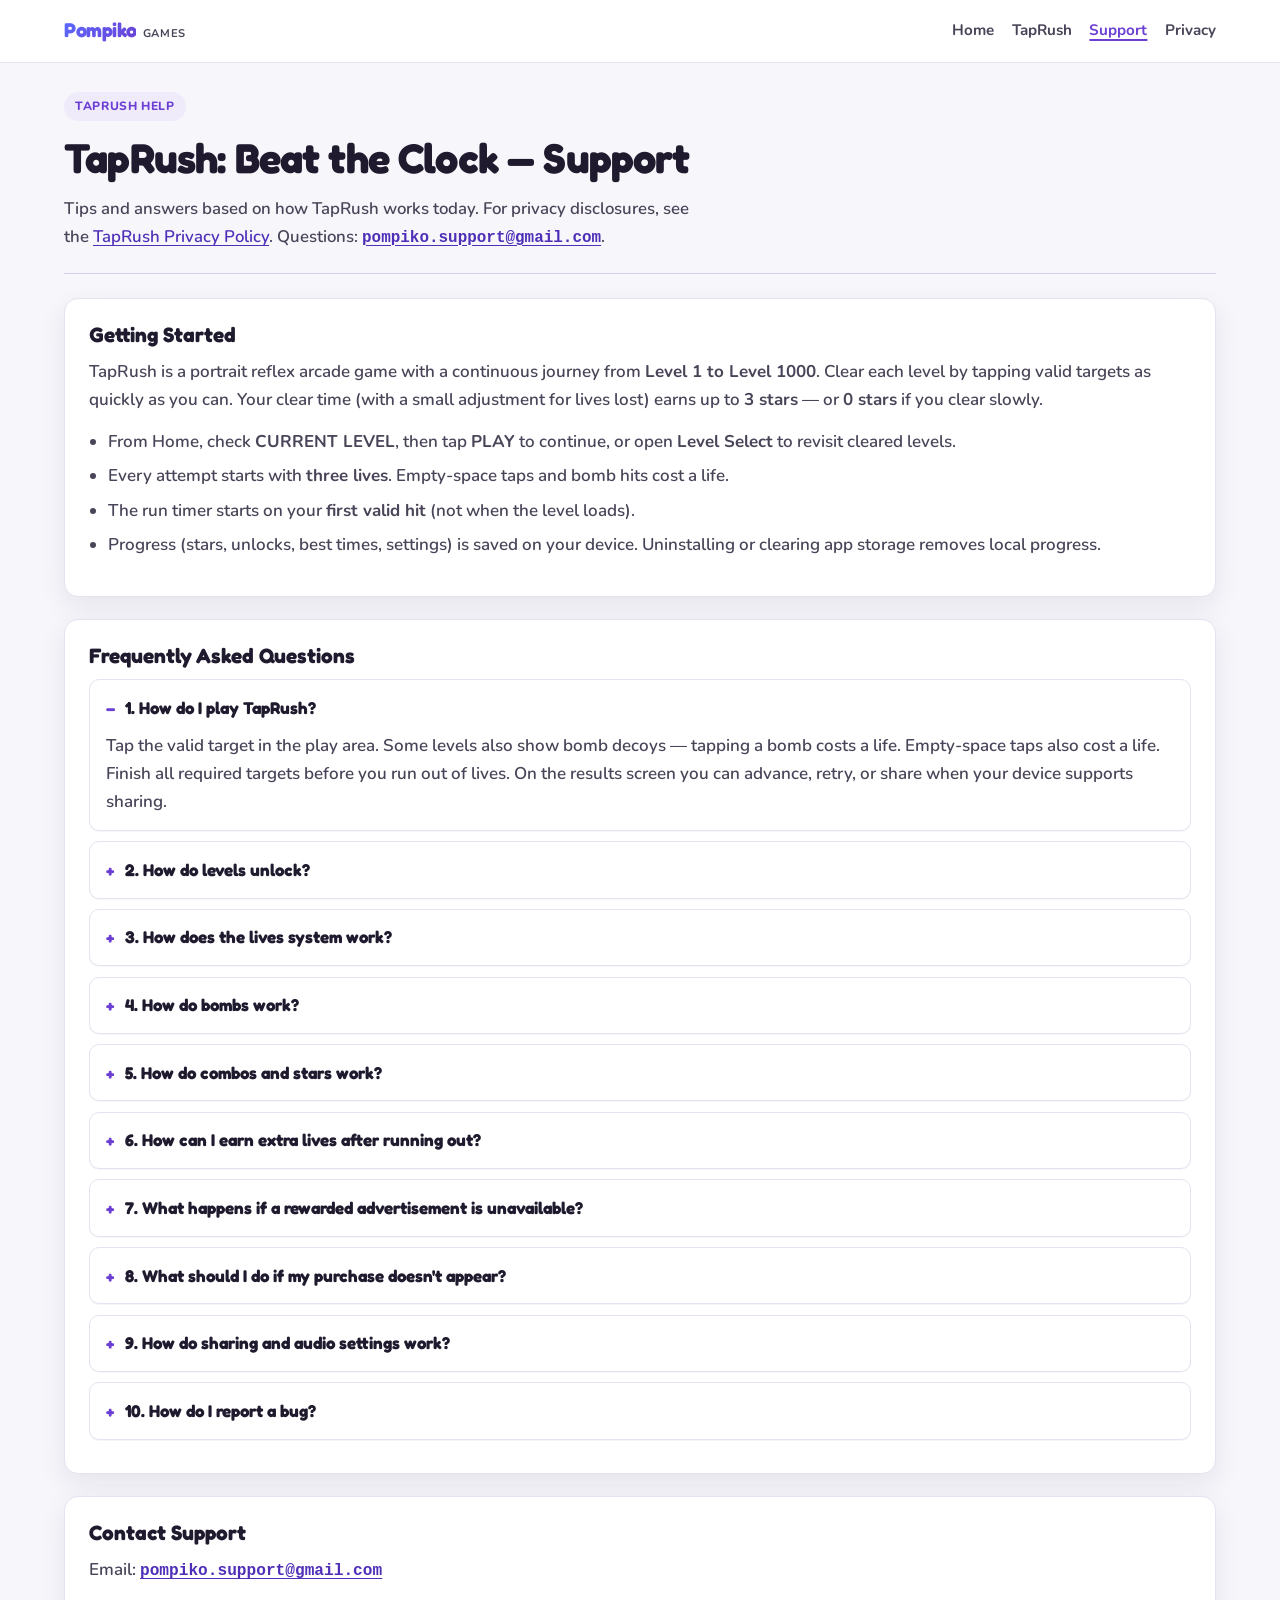
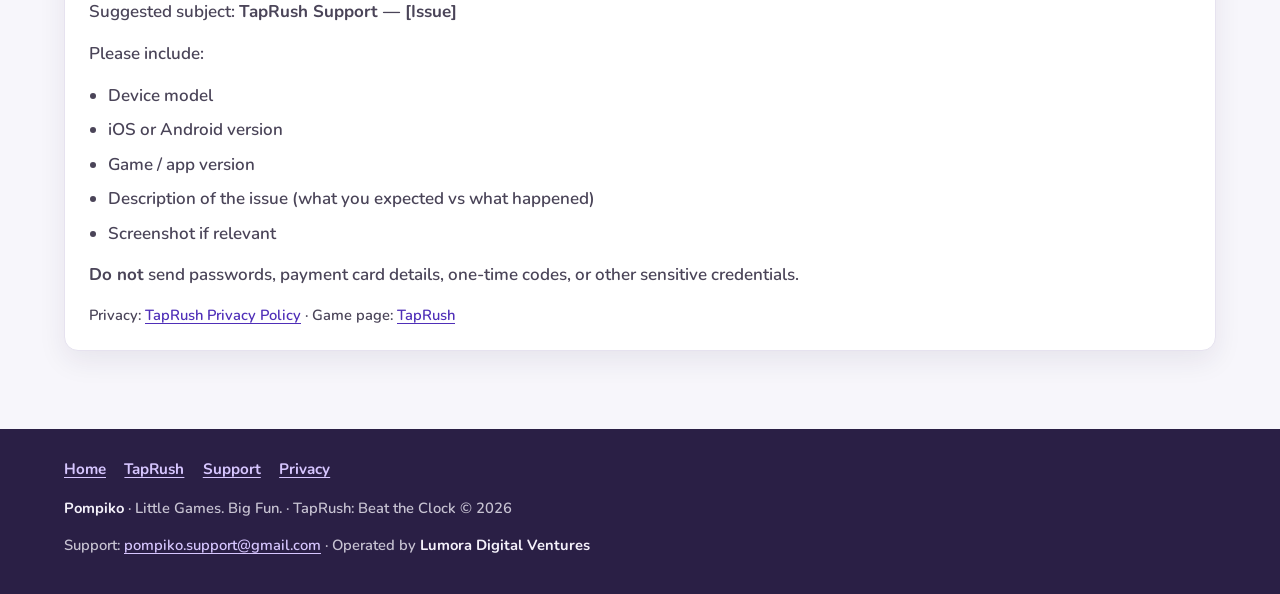
<file: taprush/support/index.html>
<!doctype html>
<html lang="en" data-root="../../">
  <head>
    <meta charset="utf-8" />
    <meta name="viewport" content="width=device-width, initial-scale=1" />
    <title>TapRush Support | Pompiko</title>
    <meta
      name="description"
      content="Support for TapRush: Beat the Clock — how to play, lives, combos, stars, ads, purchases, sharing, and audio settings."
    />
    <meta name="theme-color" content="#6b3fd4" />
    <link rel="canonical" href="https://lpkpuikee.github.io/pompiko-website/taprush/support/" />
    <link rel="icon" type="image/png" href="../../assets/img/favicon-48.png" />
    <link rel="apple-touch-icon" href="../../assets/img/taprush-icon-180.png" />
    <meta property="og:type" content="website" />
    <meta property="og:site_name" content="Pompiko" />
    <meta property="og:url" content="https://lpkpuikee.github.io/pompiko-website/taprush/support/" />
    <meta property="og:title" content="TapRush Support | Pompiko" />
    <meta
      property="og:description"
      content="Getting started, FAQs, and contact help for TapRush: Beat the Clock."
    />
    <meta
      property="og:image"
      content="https://lpkpuikee.github.io/pompiko-website/assets/img/taprush-icon-512.png"
    />
    <meta name="twitter:card" content="summary" />
    <link rel="stylesheet" href="../../assets/css/site.css" />
  </head>
  <body>
    <a class="skip-link" href="#main">Skip to content</a>
    <header class="site-header">
      <div class="site-header__inner">
        <a class="brand" href="../../">
          <span class="brand__mark">Pompiko</span>
          <span class="brand__tag">Games</span>
        </a>
        <button
          class="nav-toggle"
          type="button"
          aria-expanded="false"
          aria-controls="primary-nav"
          aria-label="Menu"
        >
          Menu
        </button>
        <nav class="nav" id="primary-nav" aria-label="Primary">
          <a href="../../">Home</a>
          <a href="../">TapRush</a>
          <a href="./" aria-current="page">Support</a>
          <a href="../privacy/">Privacy</a>
        </nav>
      </div>
    </header>

    <main id="main" class="wrap">
      <header class="page-hero">
        <p class="eyebrow">TapRush help</p>
        <h1>TapRush: Beat the Clock — Support</h1>
        <p class="lede">
          Tips and answers based on how TapRush works today. For privacy disclosures, see the
          <a href="../privacy/">TapRush Privacy Policy</a>. Questions:
          <a class="contact-email" href="mailto:pompiko.support@gmail.com"
            >pompiko.support@gmail.com</a
          >.
        </p>
      </header>

      <section class="card section" id="getting-started" aria-labelledby="getting-started-title">
        <h2 id="getting-started-title">Getting Started</h2>
        <p>
          TapRush is a portrait reflex arcade game with a continuous journey from
          <strong>Level 1 to Level 1000</strong>. Clear each level by tapping valid targets as
          quickly as you can. Your clear time (with a small adjustment for lives lost) earns up to
          <strong>3 stars</strong> — or <strong>0 stars</strong> if you clear slowly.
        </p>
        <ul>
          <li>
            From Home, check <strong>CURRENT LEVEL</strong>, then tap <strong>PLAY</strong> to
            continue, or open <strong>Level Select</strong> to revisit cleared levels.
          </li>
          <li>
            Every attempt starts with <strong>three lives</strong>. Empty-space taps and bomb hits
            cost a life.
          </li>
          <li>
            The run timer starts on your <strong>first valid hit</strong> (not when the level
            loads).
          </li>
          <li>
            Progress (stars, unlocks, best times, settings) is saved on your device. Uninstalling
            or clearing app storage removes local progress.
          </li>
        </ul>
      </section>

      <section class="card faq section" id="faq" aria-labelledby="faq-title">
        <h2 id="faq-title">Frequently Asked Questions</h2>

        <details open>
          <summary>1. How do I play TapRush?</summary>
          <p>
            Tap the valid target in the play area. Some levels also show bomb decoys — tapping a
            bomb costs a life. Empty-space taps also cost a life. Finish all required targets before
            you run out of lives. On the results screen you can advance, retry, or share when your
            device supports sharing.
          </p>
        </details>

        <details>
          <summary>2. How do levels unlock?</summary>
          <p>
            Clearing a level unlocks the next one in sequence from 1 through 1000 as one continuous
            journey. Level Select lets you replay completed levels and see stars / best times when
            recorded.
          </p>
        </details>

        <details>
          <summary>3. How does the lives system work?</summary>
          <p>
            Every level starts with <strong>three lives</strong>. Misses (including empty-space
            taps) and bomb hits cost a life. When you run out of lives, the run pauses and you may
            be offered continue options when those features are enabled for your build. You can
            always <strong>Retry</strong> the level for free or leave the run.
          </p>
        </details>

        <details>
          <summary>4. How do bombs work?</summary>
          <p>
            On bomb levels, one or two bombs can appear at the same time as a valid target. Bombs
            may be stationary or move more slowly than the target. Tap only the valid target —
            never the bomb.
          </p>
        </details>

        <details>
          <summary>5. How do combos and stars work?</summary>
          <p>
            Successful hits build an optional combo streak with milestone celebrations. Combos do
            <strong>not</strong> change your star rating. Stars use adjusted time: active gameplay
            time plus about two seconds per life lost. Finishing above the one-star gate still
            clears the level but awards <strong>0 stars</strong>.
          </p>
        </details>

        <details>
          <summary>6. How can I earn extra lives after running out?</summary>
          <p>
            On Out of Lives, when continues are enabled for your platform build, you may be offered:
          </p>
          <ul>
            <li>
              A <strong>rewarded advertisement</strong> — watch to completion to receive continue
              lives for that attempt (availability depends on ads, consent, and fill).
            </li>
            <li>
              Optional <strong>in-app life packs</strong> (consumable continues) processed by the
              App Store or Google Play — TapRush never asks for your card number inside the game.
            </li>
          </ul>
          <p>
            Retry remains free. Paid or ad continues grant temporary extra lives within the current
            run; they are not a permanent unlock of all future lives. Ads and purchases may be
            unavailable depending on region, consent, store status, or network conditions.
          </p>
        </details>

        <details>
          <summary>7. What happens if a rewarded advertisement is unavailable?</summary>
          <p>
            If an ad cannot start, needs privacy consent, has no fill, or fails to finish, TapRush
            does <strong>not</strong> grant lives. You’ll see an in-game message such as checking
            your connection, reviewing Ad Privacy in Settings, trying again later, or skipping to a
            paid continue when purchases are available. You can always Retry or exit without paying.
          </p>
        </details>

        <details>
          <summary>8. What should I do if my purchase doesn't appear?</summary>
          <p>
            Purchases are confirmed by Apple or Google, then verified by TapRush before lives are
            granted. If payment is still processing, wait for the store confirmation. If nothing
            appears after a successful charge:
          </p>
          <ul>
            <li>Keep the app open on the same device and wait a moment for recovery.</li>
            <li>Check that you are signed into the same App Store / Play account used to buy.</li>
            <li>Force-quit and reopen TapRush once on the same device.</li>
            <li>
              If lives still do not appear, contact support with your device details, approximate
              purchase time, product (life pack size), and platform — <strong>do not</strong> send
              passwords, full card numbers, or raw purchase receipts containing secrets.
            </li>
          </ul>
        </details>

        <details>
          <summary>9. How do sharing and audio settings work?</summary>
          <p>
            From Results, you can share a text (and, when supported, image) summary of your clear.
            In Settings you can toggle sound effects and background music independently, adjust
            volumes when available, and control haptics / reduced effects. Music ducks during ads
            and while the app is in the background.
          </p>
        </details>

        <details>
          <summary>10. How do I report a bug?</summary>
          <p>
            Use the contact section below. Include device model, OS version, TapRush version (from
            the store listing or in-app if shown), what you were doing, and a screenshot if it
            helps. The more specific the steps to reproduce, the faster we can investigate.
          </p>
        </details>
      </section>

      <section class="card section" id="contact" aria-labelledby="contact-title">
        <h2 id="contact-title">Contact Support</h2>
        <p>
          Email:
          <a
            class="contact-email"
            href="mailto:pompiko.support@gmail.com?subject=TapRush%20Support%20%E2%80%94%20%5BIssue%5D"
            >pompiko.support@gmail.com</a
          >
        </p>
        <p>
          Suggested subject:
          <strong>TapRush Support — [Issue]</strong>
        </p>
        <p>Please include:</p>
        <ul>
          <li>Device model</li>
          <li>iOS or Android version</li>
          <li>Game / app version</li>
          <li>Description of the issue (what you expected vs what happened)</li>
          <li>Screenshot if relevant</li>
        </ul>
        <p>
          <strong>Do not</strong> send passwords, payment card details, one-time codes, or other
          sensitive credentials.
        </p>
        <p class="meta-line">
          Privacy:
          <a href="../privacy/">TapRush Privacy Policy</a>
          · Game page:
          <a href="../">TapRush</a>
        </p>
      </section>
    </main>

    <footer class="site-footer">
      <div class="site-footer__inner">
        <nav aria-label="Footer">
          <a href="../../">Home</a>
          <a href="../">TapRush</a>
          <a href="./">Support</a>
          <a href="../privacy/">Privacy</a>
        </nav>
        <p>
          <strong>Pompiko</strong> · Little Games. Big Fun. · TapRush: Beat the Clock
          <span class="muted">© <span id="year">2026</span></span>
        </p>
        <p class="muted">
          Support:
          <a href="mailto:pompiko.support@gmail.com">pompiko.support@gmail.com</a>
          · Operated by <strong>Lumora Digital Ventures</strong>
        </p>
      </div>
    </footer>
    <script src="../../assets/js/site.js" defer></script>
  </body>
</html>
</file>
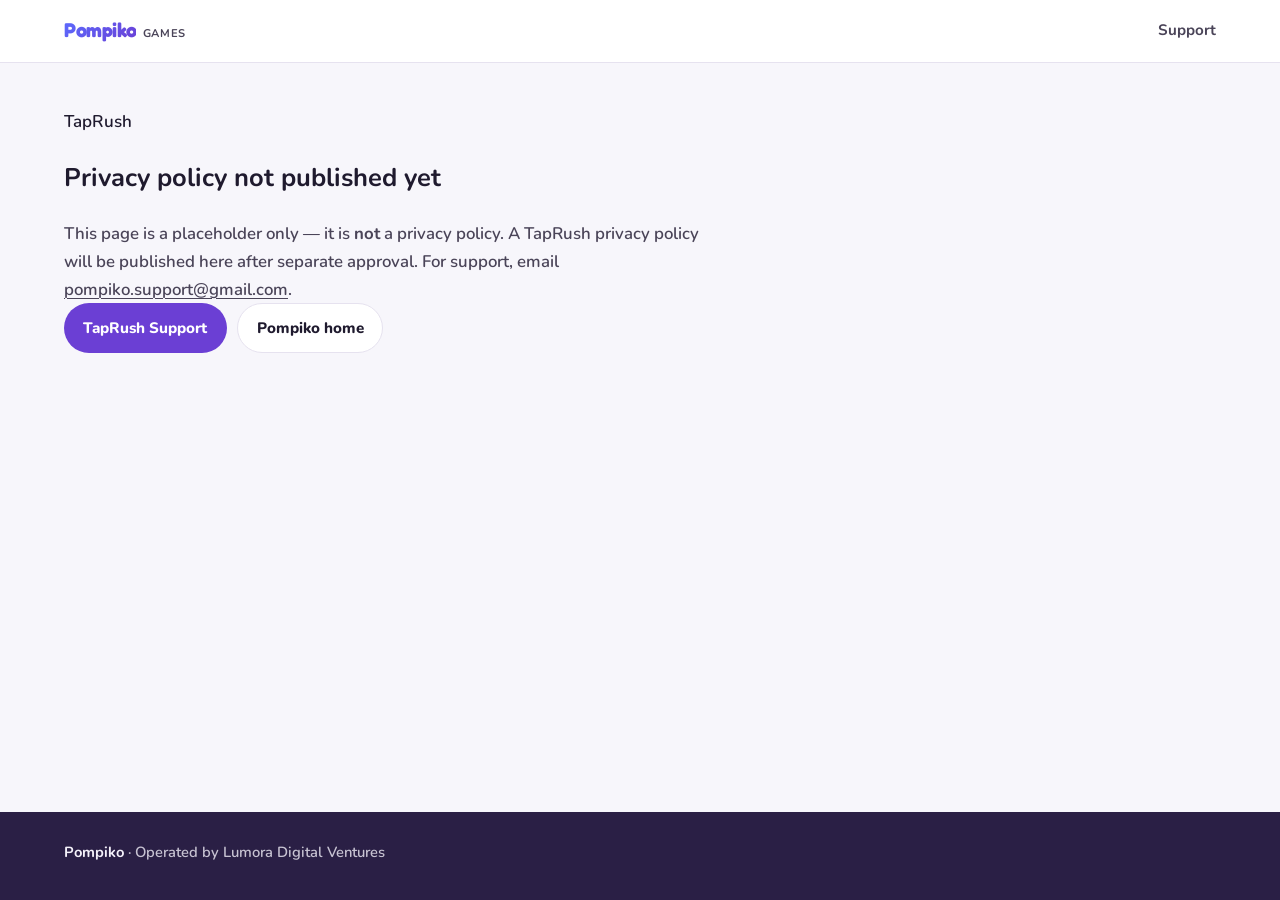
<file: taprush/privacy-coming-soon.html>
<!doctype html>
<html lang="en">
  <head>
    <meta charset="utf-8" />
    <meta name="viewport" content="width=device-width, initial-scale=1" />
    <meta name="robots" content="noindex" />
    <title>Privacy policy not published yet | Pompiko</title>
    <link rel="icon" type="image/png" href="../../assets/img/favicon-48.png" />
    <link rel="stylesheet" href="../../assets/css/site.css" />
  </head>
  <body>
    <header class="site-header">
      <div class="site-header__inner">
        <a class="brand" href="../../">
          <span class="brand__mark">Pompiko</span>
          <span class="brand__tag">Games</span>
        </a>
        <nav class="nav" aria-label="Primary">
          <a href="../support/">Support</a>
        </nav>
      </div>
    </header>
    <main class="wrap">
      <section class="hero" style="text-align: left">
        <p class="hero__eyebrow">TapRush</p>
        <h1 class="page-title">Privacy policy not published yet</h1>
        <p class="lede">
          This page is a placeholder only — it is <strong>not</strong> a privacy policy.
          A TapRush privacy policy will be published here after separate approval. For support,
          email
          <a href="mailto:pompiko.support@gmail.com" style="color: var(--gold)"
            >pompiko.support@gmail.com</a
          >.
        </p>
      </section>
      <section class="panel">
        <div class="actions">
          <a class="btn btn--primary" href="../support/">TapRush Support</a>
          <a class="btn btn--ghost" href="../../">Pompiko home</a>
        </div>
      </section>
    </main>
    <footer class="site-footer">
      <div class="site-footer__inner">
        <p><strong>Pompiko</strong> · Operated by Lumora Digital Ventures</p>
      </div>
    </footer>
  </body>
</html>
</file>
<file: assets/css/site.css>
/* Pompiko site — unified design system (Privacy Policy visual language). */

@font-face {
  font-family: "Fredoka";
  font-style: normal;
  font-weight: 600;
  font-display: swap;
  src: url("../fonts/fredoka-latin-600-normal.woff2") format("woff2");
}
@font-face {
  font-family: "Fredoka";
  font-style: normal;
  font-weight: 700;
  font-display: swap;
  src: url("../fonts/fredoka-latin-700-normal.woff2") format("woff2");
}
@font-face {
  font-family: "Nunito";
  font-style: normal;
  font-weight: 600;
  font-display: swap;
  src: url("../fonts/nunito-latin-600-normal.woff2") format("woff2");
}
@font-face {
  font-family: "Nunito";
  font-style: normal;
  font-weight: 700;
  font-display: swap;
  src: url("../fonts/nunito-latin-700-normal.woff2") format("woff2");
}
@font-face {
  font-family: "Nunito";
  font-style: normal;
  font-weight: 800;
  font-display: swap;
  src: url("../fonts/nunito-latin-800-normal.woff2") format("woff2");
}

:root {
  --bg: #f7f6fb;
  --surface: #ffffff;
  --ink: #1f1a2e;
  --ink-muted: #4a4458;
  --border: #e6e2ef;
  --accent: #6b3fd4;
  --accent-soft: #f0ebfa;
  --accent-line: #d8cef0;
  --link: #4f2fb8;
  --link-hover: #3a1f8f;
  --header-bg: rgba(255, 255, 255, 0.92);
  --footer-bg: #2a1f45;
  --footer-text: #f4f1fa;
  --footer-muted: rgba(244, 241, 250, 0.78);
  --footer-link: #d7c6ff;
  --shadow: 0 1px 0 rgba(42, 31, 69, 0.04);
  --shadow-card: 0 10px 28px rgba(42, 31, 69, 0.08);
  --radius: 14px;
  --radius-sm: 10px;
  --shell-pad: clamp(1rem, 3vw, 2.5rem);
  --max: 72rem;
  --content: 58rem;
  --font-display: "Fredoka", system-ui, -apple-system, "Segoe UI", sans-serif;
  --font-body: "Nunito", system-ui, -apple-system, "Segoe UI", Roboto, sans-serif;
  --font-mono: ui-monospace, SFMono-Regular, Menlo, Consolas, "Liberation Mono", monospace;
  --warn-bg: #fff8e8;
  --warn-border: #e0c070;
  --warn-text: #5c4500;
}

*,
*::before,
*::after {
  box-sizing: border-box;
}

html {
  scroll-behavior: smooth;
}

@media (prefers-reduced-motion: reduce) {
  html {
    scroll-behavior: auto;
  }
}

body {
  margin: 0;
  min-height: 100vh;
  display: flex;
  flex-direction: column;
  font-family: var(--font-body);
  font-size: 16.5px;
  font-weight: 600;
  line-height: 1.65;
  color: var(--ink);
  background: var(--bg);
  -webkit-font-smoothing: antialiased;
  text-rendering: optimizeLegibility;
}

img {
  max-width: 100%;
  height: auto;
  display: block;
}

a {
  color: var(--link);
  text-decoration-thickness: 1px;
  text-underline-offset: 0.18em;
}

a:hover {
  color: var(--link-hover);
}

a:focus-visible,
button:focus-visible,
summary:focus-visible {
  outline: 2px solid var(--accent);
  outline-offset: 3px;
  border-radius: 2px;
}

.skip-link {
  position: absolute;
  left: -9999px;
  top: 0;
  z-index: 100;
  background: var(--ink);
  color: #fff;
  padding: 0.6rem 1rem;
}

.skip-link:focus {
  left: 0;
}

.visually-hidden {
  position: absolute;
  width: 1px;
  height: 1px;
  padding: 0;
  margin: -1px;
  overflow: hidden;
  clip: rect(0, 0, 0, 0);
  white-space: nowrap;
  border: 0;
}

/* —— Header / nav —— */
.site-header {
  position: sticky;
  top: 0;
  z-index: 40;
  background: var(--header-bg);
  border-bottom: 1px solid var(--border);
  backdrop-filter: blur(10px);
}

.site-header__inner,
.site-footer__inner,
.wrap {
  width: min(100% - (var(--shell-pad) * 2), var(--max));
  margin-inline: auto;
}

.site-header__inner {
  display: flex;
  align-items: center;
  justify-content: space-between;
  gap: 1rem;
  padding: 0.9rem 0;
}

.brand {
  display: inline-flex;
  align-items: baseline;
  gap: 0.4rem;
  text-decoration: none;
  color: var(--ink);
}

.brand__mark {
  font-family: var(--font-display);
  font-weight: 700;
  font-size: 1.25rem;
  letter-spacing: -0.02em;
  background: linear-gradient(135deg, #5b6cff, var(--accent));
  -webkit-background-clip: text;
  background-clip: text;
  color: transparent;
}

.brand__tag {
  font-size: 0.7rem;
  font-weight: 700;
  letter-spacing: 0.06em;
  text-transform: uppercase;
  color: var(--ink-muted);
}

.nav {
  display: flex;
  flex-wrap: wrap;
  justify-content: flex-end;
  gap: 0.65rem 1.1rem;
  font-size: 0.95rem;
  font-weight: 700;
}

.nav a {
  color: var(--ink-muted);
  text-decoration: none;
}

.nav a:hover,
.nav a[aria-current="page"] {
  color: var(--accent);
  text-decoration: underline;
  text-decoration-thickness: 2px;
  text-underline-offset: 0.28em;
}

.nav-toggle {
  display: none;
}

@media (max-width: 640px) {
  .nav-toggle {
    display: inline-flex;
    align-items: center;
    justify-content: center;
    min-width: 2.5rem;
    min-height: 2.5rem;
    border: 1px solid var(--border);
    border-radius: 8px;
    background: var(--surface);
    color: var(--ink);
    font-weight: 800;
    cursor: pointer;
  }

  .nav {
    display: none;
    width: 100%;
    flex-direction: column;
    gap: 0.35rem;
    padding: 0.35rem 0 0.65rem;
  }

  .site-header__inner {
    flex-wrap: wrap;
  }

  .site-header.is-open .nav {
    display: flex;
  }

  .nav a {
    padding: 0.55rem 0.65rem;
    border-radius: 8px;
  }

  .nav a[aria-current="page"] {
    background: var(--accent-soft);
    text-decoration: none;
  }
}

/* —— Main —— */
main.wrap {
  flex: 1;
  padding: 1.75rem 0 3.5rem;
}

.page-hero {
  margin-bottom: 1.5rem;
  padding-bottom: 1.35rem;
  border-bottom: 1px solid var(--accent-line);
}

.eyebrow {
  display: inline-block;
  margin: 0 0 0.75rem;
  padding: 0.28rem 0.7rem;
  font-size: 0.75rem;
  font-weight: 800;
  letter-spacing: 0.05em;
  text-transform: uppercase;
  color: var(--accent);
  background: var(--accent-soft);
  border-radius: 999px;
}

.page-hero h1,
.section-title {
  font-family: var(--font-display);
  font-weight: 700;
  letter-spacing: -0.02em;
  color: var(--ink);
  line-height: 1.2;
}

.page-hero h1 {
  margin: 0 0 0.75rem;
  font-size: clamp(2rem, 4.5vw, 2.6rem);
}

.lede {
  margin: 0;
  font-size: 1.05rem;
  line-height: 1.65;
  color: var(--ink-muted);
  max-width: 40rem;
}

.section {
  margin: 1.35rem 0;
}

.section-title {
  margin: 0 0 0.75rem;
  font-size: clamp(1.35rem, 2.4vw, 1.55rem);
}

.section-intro {
  margin: 0 0 1rem;
  color: var(--ink-muted);
  max-width: 40rem;
}

/* —— Cards —— */
.card {
  background: var(--surface);
  border: 1px solid var(--border);
  border-radius: var(--radius);
  box-shadow: var(--shadow-card);
  padding: 1.25rem 1.2rem;
}

.card + .card {
  margin-top: 1rem;
}

.card h2,
.card h3 {
  font-family: var(--font-display);
  margin: 0 0 0.65rem;
  line-height: 1.25;
  color: var(--ink);
}

.card h2 {
  font-size: 1.3rem;
}

.card h3 {
  font-size: 1.08rem;
}

.card p,
.card li {
  color: var(--ink-muted);
}

.card p {
  margin: 0 0 0.85rem;
}

.card p:last-child {
  margin-bottom: 0;
}

.card ul,
.card ol {
  margin: 0 0 0.85rem;
  padding-left: 1.2rem;
  color: var(--ink-muted);
}

.card li + li {
  margin-top: 0.4rem;
}

.meta-line {
  font-size: 0.92rem;
  color: var(--ink-muted);
  margin: 0 0 0.85rem;
}

/* Featured game */
.game-card {
  display: grid;
  grid-template-columns: 88px 1fr;
  gap: 1rem;
  align-items: start;
}

.game-card__icon {
  width: 88px;
  height: 88px;
  border-radius: 22px;
  box-shadow: 0 8px 18px rgba(42, 31, 69, 0.12);
  background: var(--surface);
  border: 1px solid var(--border);
}

.game-card h2 {
  margin-bottom: 0.35rem;
}

/* Feature grid */
.feature-grid {
  display: grid;
  gap: 0.85rem;
  margin: 0;
  padding: 0;
  list-style: none;
}

.feature-grid li {
  background: var(--surface);
  border: 1px solid var(--border);
  border-radius: var(--radius-sm);
  padding: 1rem 1.05rem;
  box-shadow: var(--shadow);
}

.feature-grid strong {
  display: block;
  color: var(--ink);
  font-family: var(--font-display);
  font-size: 1.05rem;
  margin-bottom: 0.25rem;
}

.steps {
  counter-reset: step;
  list-style: none;
  margin: 0;
  padding: 0;
}

.steps li {
  position: relative;
  padding: 0.95rem 1rem 0.95rem 3.25rem;
  background: var(--surface);
  border: 1px solid var(--border);
  border-radius: var(--radius-sm);
  margin: 0.65rem 0;
  color: var(--ink-muted);
  box-shadow: var(--shadow);
}

.steps li::before {
  counter-increment: step;
  content: counter(step);
  position: absolute;
  left: 0.85rem;
  top: 0.95rem;
  width: 1.7rem;
  height: 1.7rem;
  border-radius: 999px;
  background: var(--accent-soft);
  color: var(--accent);
  font-family: var(--font-display);
  font-weight: 700;
  font-size: 0.95rem;
  display: grid;
  place-items: center;
}

/* Screenshots */
.shot-gallery {
  display: grid;
  gap: 0.85rem;
  grid-template-columns: repeat(2, minmax(0, 1fr));
  margin: 0;
  padding: 0;
  list-style: none;
}

.shot-gallery figure {
  margin: 0;
  background: var(--surface);
  border: 1px solid var(--border);
  border-radius: var(--radius-sm);
  overflow: hidden;
  box-shadow: var(--shadow);
}

.shot-gallery img {
  width: 100%;
  aspect-ratio: 9 / 16;
  object-fit: cover;
  object-position: top center;
  background: var(--accent-soft);
}

.shot-gallery figcaption {
  padding: 0.55rem 0.7rem 0.7rem;
  font-size: 0.85rem;
  color: var(--ink-muted);
}

.shot-placeholder {
  border: 1px dashed var(--accent-line);
  background: var(--accent-soft);
  border-radius: var(--radius);
  padding: 1.25rem;
  color: var(--ink-muted);
}

/* Buttons */
.actions {
  display: flex;
  flex-wrap: wrap;
  gap: 0.65rem;
}

.btn {
  display: inline-flex;
  align-items: center;
  justify-content: center;
  gap: 0.35rem;
  font-family: var(--font-body);
  font-weight: 800;
  font-size: 0.95rem;
  border-radius: 999px;
  padding: 0.7rem 1.15rem;
  text-decoration: none;
  border: 1px solid transparent;
  cursor: pointer;
  transition: background 0.12s ease, color 0.12s ease, border-color 0.12s ease;
}

.btn--primary {
  background: var(--accent);
  color: #fff;
}

.btn--primary:hover {
  background: var(--link-hover);
  color: #fff;
}

.btn--secondary {
  background: var(--accent-soft);
  color: var(--accent);
  border-color: var(--accent-line);
}

.btn--secondary:hover {
  color: var(--link-hover);
  border-color: var(--accent);
}

.btn--ghost {
  background: var(--surface);
  color: var(--ink);
  border-color: var(--border);
}

.btn--ghost:hover {
  border-color: var(--accent);
  color: var(--accent);
}

.btn--disabled,
.btn[aria-disabled="true"] {
  background: #ece8f4;
  color: #7a738c;
  border-color: var(--border);
  cursor: not-allowed;
  pointer-events: none;
}

.store-note {
  margin: 0.75rem 0 0;
  font-size: 0.92rem;
  color: var(--ink-muted);
}

/* FAQ */
.faq details {
  border: 1px solid var(--border);
  border-radius: var(--radius-sm);
  background: var(--surface);
  padding: 0.85rem 1rem;
  margin: 0.65rem 0;
  box-shadow: var(--shadow);
}

.faq summary {
  font-family: var(--font-display);
  font-weight: 700;
  cursor: pointer;
  list-style: none;
  color: var(--ink);
}

.faq summary::-webkit-details-marker {
  display: none;
}

.faq summary::before {
  content: "+";
  display: inline-block;
  width: 1.2rem;
  color: var(--accent);
  font-weight: 700;
}

.faq details[open] summary::before {
  content: "–";
}

.faq details p,
.faq details li {
  color: var(--ink-muted);
}

.faq details p {
  margin: 0.65rem 0 0.15rem;
}

.faq details ul {
  margin: 0.5rem 0 0;
  padding-left: 1.2rem;
}

.callout {
  border-radius: var(--radius-sm);
  padding: 0.95rem 1rem;
  margin: 1rem 0;
  border: 1px solid;
}

.callout--warn {
  background: var(--warn-bg);
  border-color: var(--warn-border);
  color: var(--warn-text);
}

.contact-email {
  font-family: var(--font-mono);
  font-size: 0.95em;
  font-weight: 700;
}

.muted {
  color: var(--ink-muted);
}

.center {
  text-align: center;
}

/* Hero with icon */
.hero-brand {
  display: grid;
  gap: 1.25rem;
  align-items: center;
}

.hero-brand__icon {
  width: 112px;
  height: 112px;
  border-radius: 28px;
  border: 1px solid var(--border);
  box-shadow: var(--shadow-card);
  background: var(--surface);
}

/* Footer */
.site-footer {
  background: var(--footer-bg);
  color: var(--footer-text);
  padding: 1.75rem 0 2.25rem;
  margin-top: auto;
}

.site-footer__inner {
  display: grid;
  gap: 0.85rem;
}

.site-footer nav {
  display: flex;
  flex-wrap: wrap;
  gap: 0.75rem 1.15rem;
  font-weight: 700;
  font-size: 0.95rem;
}

.site-footer a {
  color: var(--footer-link);
}

.site-footer p {
  margin: 0;
  font-size: 0.92rem;
  color: var(--footer-muted);
}

.site-footer strong {
  color: var(--footer-text);
  font-weight: 700;
}

.site-footer .muted {
  color: var(--footer-muted);
}

@media (min-width: 640px) {
  .game-card {
    grid-template-columns: 112px 1fr;
    gap: 1.25rem;
  }

  .game-card__icon {
    width: 112px;
    height: 112px;
    border-radius: 26px;
  }

  .card {
    padding: 1.45rem 1.5rem;
  }

  .feature-grid {
    grid-template-columns: repeat(2, minmax(0, 1fr));
  }

  .hero-brand {
    grid-template-columns: 140px 1fr;
  }

  .hero-brand__icon {
    width: 140px;
    height: 140px;
  }
}

@media (min-width: 900px) {
  .shot-gallery {
    grid-template-columns: repeat(4, minmax(0, 1fr));
  }

  .feature-grid {
    grid-template-columns: repeat(3, minmax(0, 1fr));
  }
}

@media (min-width: 1024px) {
  body {
    font-size: 17px;
  }
}
</file>
<file: assets/css/privacy.css>
/* TapRush Privacy Policy — professional legal layout (page-scoped).
   Does not alter home/support arcade styles. No external font CDNs. */

:root {
  --pp-bg: #f7f6fb;
  --pp-surface: #ffffff;
  --pp-ink: #1f1a2e;
  --pp-ink-muted: #4a4458;
  --pp-border: #e6e2ef;
  --pp-accent: #6b3fd4;
  --pp-accent-soft: #f0ebfa;
  --pp-accent-line: #d8cef0;
  --pp-link: #4f2fb8;
  --pp-link-hover: #3a1f8f;
  --pp-header-bg: rgba(255, 255, 255, 0.92);
  --pp-footer-bg: #2a1f45;
  --pp-footer-text: #f4f1fa;
  --pp-footer-muted: rgba(244, 241, 250, 0.78);
  --pp-footer-link: #d7c6ff;
  --pp-shadow: 0 1px 0 rgba(42, 31, 69, 0.04);
  --pp-font: system-ui, -apple-system, "Segoe UI", Roboto, "Helvetica Neue", Arial,
    "Noto Sans", sans-serif;
  --pp-mono: ui-monospace, SFMono-Regular, Menlo, Consolas, "Liberation Mono", monospace;
  --pp-doc-max: 58rem; /* ~928px */
  --pp-shell-pad: clamp(1rem, 3vw, 2.5rem);
  --pp-toc-width: 14.5rem;
}

*,
*::before,
*::after {
  box-sizing: border-box;
}

html {
  scroll-behavior: smooth;
}

@media (prefers-reduced-motion: reduce) {
  html {
    scroll-behavior: auto;
  }
}

body.page-privacy {
  margin: 0;
  min-height: 100vh;
  display: flex;
  flex-direction: column;
  font-family: var(--pp-font);
  font-size: 16.5px;
  font-weight: 400;
  line-height: 1.7;
  color: var(--pp-ink);
  background: var(--pp-bg);
  -webkit-font-smoothing: antialiased;
  text-rendering: optimizeLegibility;
}

img {
  max-width: 100%;
  height: auto;
  display: block;
}

a {
  color: var(--pp-link);
  text-decoration-thickness: 1px;
  text-underline-offset: 0.18em;
}

a:hover {
  color: var(--pp-link-hover);
}

a:focus-visible,
summary:focus-visible {
  outline: 2px solid var(--pp-accent);
  outline-offset: 3px;
  border-radius: 2px;
}

.skip-link {
  position: absolute;
  left: -9999px;
  top: 0;
  z-index: 100;
  background: var(--pp-ink);
  color: #fff;
  padding: 0.6rem 1rem;
}

.skip-link:focus {
  left: 0;
}

/* —— Header —— */
.site-header {
  position: sticky;
  top: 0;
  z-index: 40;
  background: var(--pp-header-bg);
  border-bottom: 1px solid var(--pp-border);
  backdrop-filter: blur(10px);
}

.site-header__inner {
  width: min(100% - (var(--pp-shell-pad) * 2), 72rem);
  margin-inline: auto;
  display: flex;
  align-items: center;
  justify-content: space-between;
  gap: 1rem;
  padding: 0.9rem 0;
}

.brand {
  display: inline-flex;
  align-items: baseline;
  gap: 0.4rem;
  text-decoration: none;
  color: var(--pp-ink);
}

.brand__mark {
  font-weight: 700;
  font-size: 1.2rem;
  letter-spacing: -0.02em;
  background: linear-gradient(135deg, #5b6cff, var(--pp-accent));
  -webkit-background-clip: text;
  background-clip: text;
  color: transparent;
}

.brand__tag {
  font-size: 0.7rem;
  font-weight: 600;
  letter-spacing: 0.06em;
  text-transform: uppercase;
  color: var(--pp-ink-muted);
}

.nav {
  display: flex;
  flex-wrap: wrap;
  gap: 0.75rem 1.15rem;
  font-size: 0.95rem;
  font-weight: 600;
}

.nav a {
  color: var(--pp-ink-muted);
  text-decoration: none;
}

.nav a:hover,
.nav a[aria-current="page"] {
  color: var(--pp-accent);
  text-decoration: underline;
  text-decoration-thickness: 2px;
  text-underline-offset: 0.28em;
}

.nav-toggle {
  display: none;
}

@media (max-width: 640px) {
  .nav-toggle {
    display: inline-flex;
    align-items: center;
    justify-content: center;
    min-width: 2.5rem;
    min-height: 2.5rem;
    border: 1px solid var(--pp-border);
    border-radius: 8px;
    background: var(--pp-surface);
    color: var(--pp-ink);
    font-weight: 700;
    cursor: pointer;
  }

  .nav {
    display: none;
    width: 100%;
    flex-direction: column;
    gap: 0.35rem;
    padding: 0.35rem 0 0.65rem;
  }

  .site-header__inner {
    flex-wrap: wrap;
  }

  .site-header.is-open .nav {
    display: flex;
  }

  .nav a {
    padding: 0.55rem 0.65rem;
    border-radius: 8px;
  }

  .nav a[aria-current="page"] {
    background: var(--pp-accent-soft);
    text-decoration: none;
  }
}

/* —— Main shell —— */
.privacy-main {
  flex: 1;
  width: min(100% - (var(--pp-shell-pad) * 2), 72rem);
  margin: 0 auto;
  padding: 1.75rem 0 3.5rem;
}

.privacy-layout {
  display: grid;
  gap: 1.5rem;
  align-items: start;
}

.privacy-toc-mobile {
  background: var(--pp-surface);
  border: 1px solid var(--pp-border);
  border-radius: 10px;
  padding: 0.15rem 0.85rem;
}

.privacy-toc-mobile summary {
  cursor: pointer;
  list-style: none;
  font-weight: 600;
  font-size: 0.95rem;
  color: var(--pp-ink);
  padding: 0.75rem 0;
}

.privacy-toc-mobile summary::-webkit-details-marker {
  display: none;
}

.privacy-toc-mobile summary::after {
  content: "▾";
  float: right;
  color: var(--pp-accent);
}

.privacy-toc-mobile[open] summary::after {
  content: "▴";
}

.privacy-toc-mobile nav {
  border-top: 1px solid var(--pp-border);
  padding: 0.35rem 0 0.85rem;
}

.privacy-toc-mobile a,
.privacy-toc a {
  display: block;
  padding: 0.35rem 0;
  color: var(--pp-ink-muted);
  text-decoration: none;
  font-size: 0.92rem;
  line-height: 1.4;
}

.privacy-toc-mobile a:hover,
.privacy-toc a:hover {
  color: var(--pp-accent);
}

.privacy-toc {
  display: none;
}

.privacy-doc {
  background: transparent;
  max-width: var(--pp-doc-max);
  min-width: 0;
}

.privacy-doc__intro {
  margin-bottom: 1.75rem;
  padding-bottom: 1.5rem;
  border-bottom: 1px solid var(--pp-accent-line);
}

.privacy-eyebrow {
  display: inline-block;
  margin: 0 0 0.75rem;
  padding: 0.28rem 0.7rem;
  font-size: 0.75rem;
  font-weight: 600;
  letter-spacing: 0.05em;
  text-transform: uppercase;
  color: var(--pp-accent);
  background: var(--pp-accent-soft);
  border-radius: 999px;
}

.privacy-doc h1 {
  margin: 0 0 0.85rem;
  font-size: clamp(2rem, 4.5vw, 2.45rem); /* 32–39.2px */
  font-weight: 700;
  line-height: 1.2;
  letter-spacing: -0.02em;
  color: var(--pp-ink);
}

.privacy-lede {
  margin: 0 0 1.1rem;
  font-size: 1.05rem;
  line-height: 1.65;
  color: var(--pp-ink-muted);
  max-width: 46rem;
}

.privacy-meta {
  display: grid;
  gap: 0.45rem;
  margin: 0;
  padding: 0.9rem 1rem;
  background: var(--pp-surface);
  border: 1px solid var(--pp-border);
  border-left: 3px solid var(--pp-accent);
  border-radius: 8px;
  box-shadow: var(--pp-shadow);
  font-size: 0.95rem;
  color: var(--pp-ink-muted);
}

.privacy-meta strong {
  color: var(--pp-ink);
  font-weight: 600;
}

.privacy-meta a {
  overflow-wrap: anywhere;
  word-break: break-word;
}

.privacy-section {
  padding: 1.65rem 0 1.75rem;
  border-bottom: 1px solid var(--pp-border);
  scroll-margin-top: 5.5rem;
}

.privacy-section:last-of-type {
  border-bottom: 0;
  padding-bottom: 0.5rem;
}

.privacy-section h2 {
  margin: 0 0 0.85rem;
  font-size: clamp(1.35rem, 2.4vw, 1.55rem); /* ~22–25px */
  font-weight: 700;
  line-height: 1.3;
  letter-spacing: -0.015em;
  color: var(--pp-ink);
}

.privacy-section h3 {
  margin: 1.35rem 0 0.55rem;
  font-size: 1.08rem;
  font-weight: 600;
  line-height: 1.35;
  color: var(--pp-ink);
}

.privacy-section p {
  margin: 0 0 0.9rem;
  color: var(--pp-ink-muted);
}

.privacy-section p:last-child,
.privacy-section ul:last-child {
  margin-bottom: 0;
}

.privacy-section ul {
  margin: 0 0 0.9rem;
  padding-left: 1.25rem;
  color: var(--pp-ink-muted);
}

.privacy-section li + li {
  margin-top: 0.4rem;
}

.privacy-section strong {
  color: var(--pp-ink);
  font-weight: 600;
}

.privacy-section code {
  font-family: var(--pp-mono);
  font-size: 0.9em;
  background: var(--pp-accent-soft);
  color: var(--pp-ink);
  padding: 0.1em 0.35em;
  border-radius: 4px;
}

.contact-email {
  font-family: var(--pp-mono);
  font-size: 0.95em;
  font-weight: 600;
}

.table-wrap {
  width: 100%;
  overflow-x: auto;
  -webkit-overflow-scrolling: touch;
  margin: 0.75rem 0 1rem;
  border: 1px solid var(--pp-border);
  border-radius: 8px;
  background: var(--pp-surface);
}

.privacy-section table {
  width: 100%;
  min-width: 28rem;
  border-collapse: collapse;
  font-size: 0.95rem;
  line-height: 1.5;
}

.privacy-section th,
.privacy-section td {
  padding: 0.7rem 0.85rem;
  text-align: left;
  vertical-align: top;
  border-bottom: 1px solid var(--pp-border);
}

.privacy-section tr:last-child th,
.privacy-section tr:last-child td {
  border-bottom: 0;
}

.privacy-section th {
  background: var(--pp-accent-soft);
  color: var(--pp-ink);
  font-weight: 600;
  white-space: nowrap;
}

.privacy-section td {
  color: var(--pp-ink-muted);
}

/* —— Footer —— */
.site-footer {
  background: var(--pp-footer-bg);
  color: var(--pp-footer-text);
  padding: 1.75rem 0 2.25rem;
  margin-top: auto;
}

.site-footer__inner {
  width: min(100% - (var(--pp-shell-pad) * 2), 72rem);
  margin-inline: auto;
  display: grid;
  gap: 0.85rem;
}

.site-footer nav {
  display: flex;
  flex-wrap: wrap;
  gap: 0.75rem 1.15rem;
  font-weight: 600;
  font-size: 0.95rem;
}

.site-footer a {
  color: var(--pp-footer-link);
}

.site-footer p {
  margin: 0;
  font-size: 0.92rem;
  color: var(--pp-footer-muted);
}

.site-footer strong {
  color: var(--pp-footer-text);
  font-weight: 600;
}

.muted {
  color: var(--pp-footer-muted);
}

/* —— Desktop: sticky TOC —— */
@media (min-width: 1024px) {
  body.page-privacy {
    font-size: 17px;
  }

  .privacy-toc-mobile {
    display: none;
  }

  .privacy-layout {
    grid-template-columns: var(--pp-toc-width) minmax(0, var(--pp-doc-max));
    gap: 2.5rem;
    justify-content: start;
  }

  .privacy-toc {
    display: block;
    position: sticky;
    top: 5.25rem;
    max-height: calc(100vh - 6rem);
    overflow-y: auto;
    padding: 0.25rem 0.75rem 0.25rem 0;
    border-right: 1px solid var(--pp-border);
  }

  .privacy-toc__label {
    margin: 0 0 0.65rem;
    font-size: 0.72rem;
    font-weight: 700;
    letter-spacing: 0.06em;
    text-transform: uppercase;
    color: var(--pp-accent);
  }

  .privacy-toc nav {
    display: grid;
    gap: 0.15rem;
  }

  .privacy-toc a {
    padding: 0.28rem 0.5rem 0.28rem 0.65rem;
    border-left: 2px solid transparent;
    border-radius: 0 4px 4px 0;
  }

  .privacy-toc a:hover {
    background: var(--pp-accent-soft);
    border-left-color: var(--pp-accent);
  }
}

@media (min-width: 1440px) {
  .privacy-main {
    padding-top: 2.25rem;
  }
}
</file>
